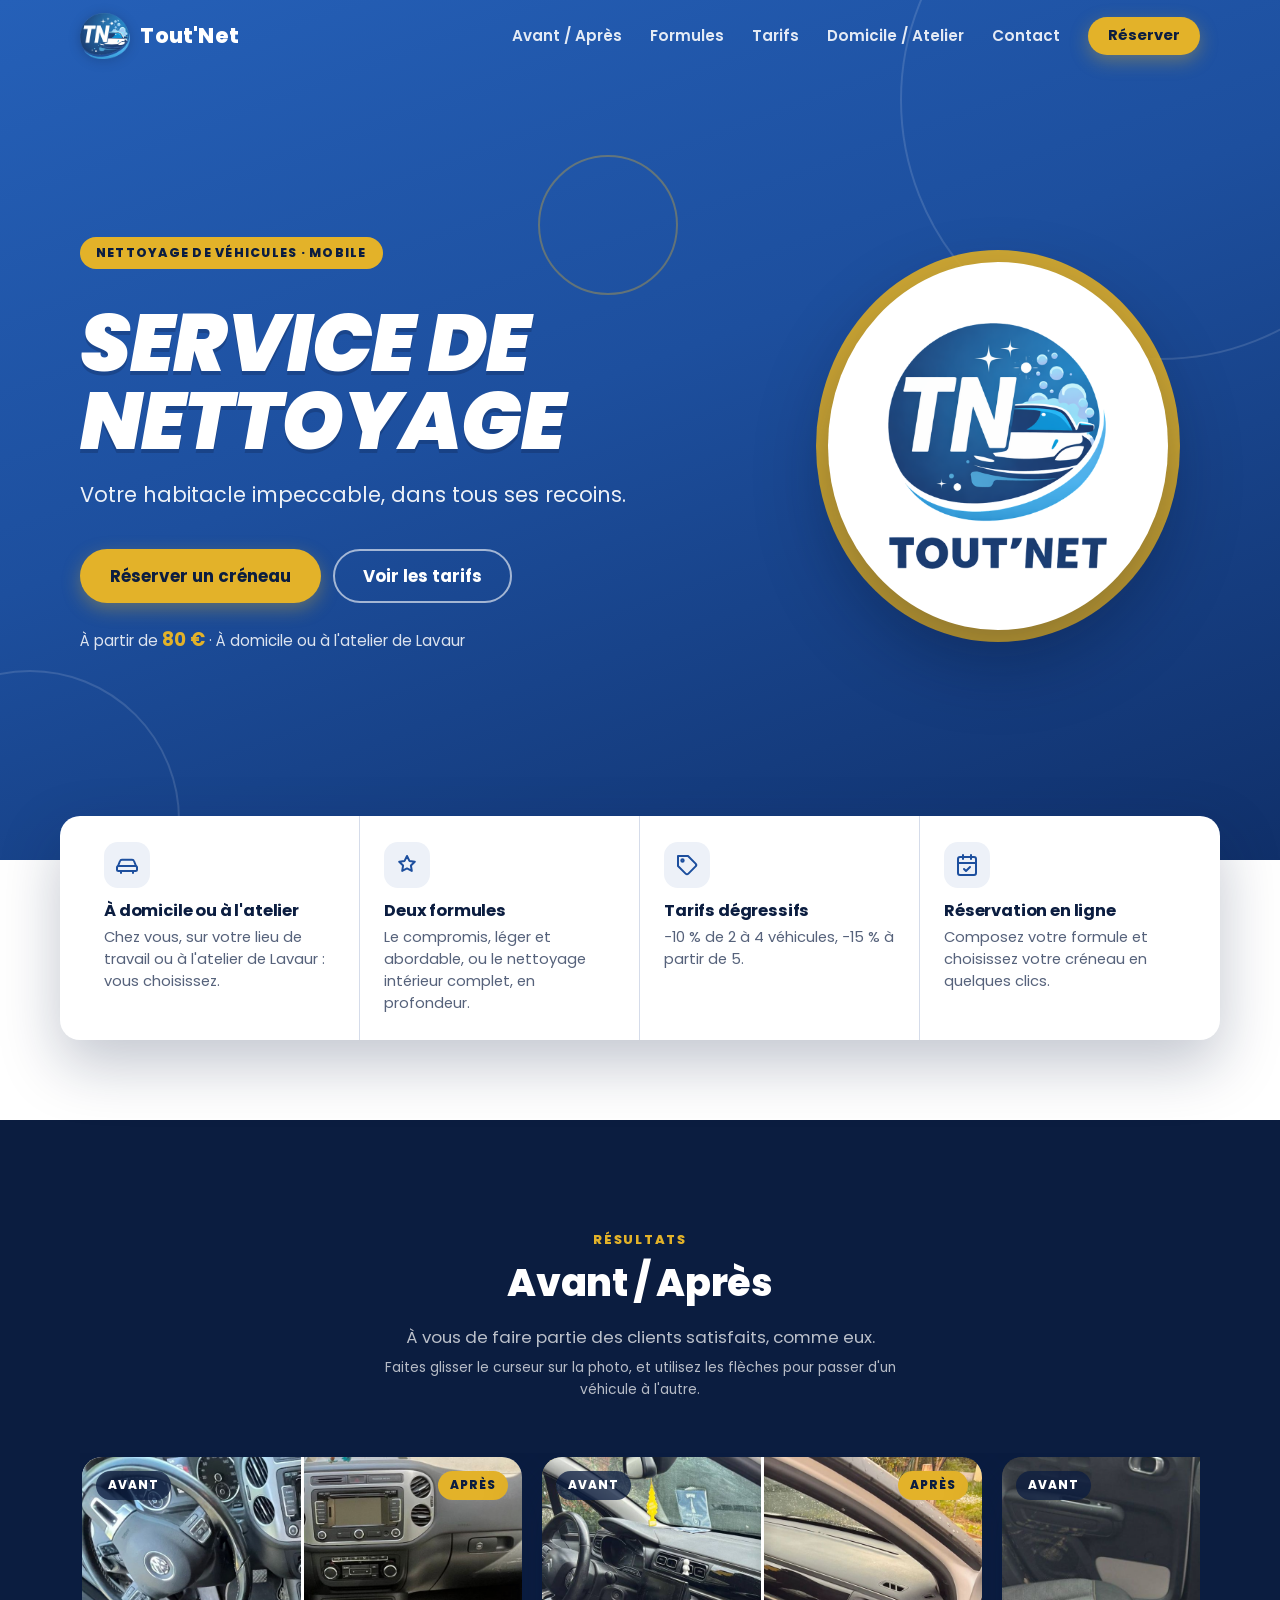
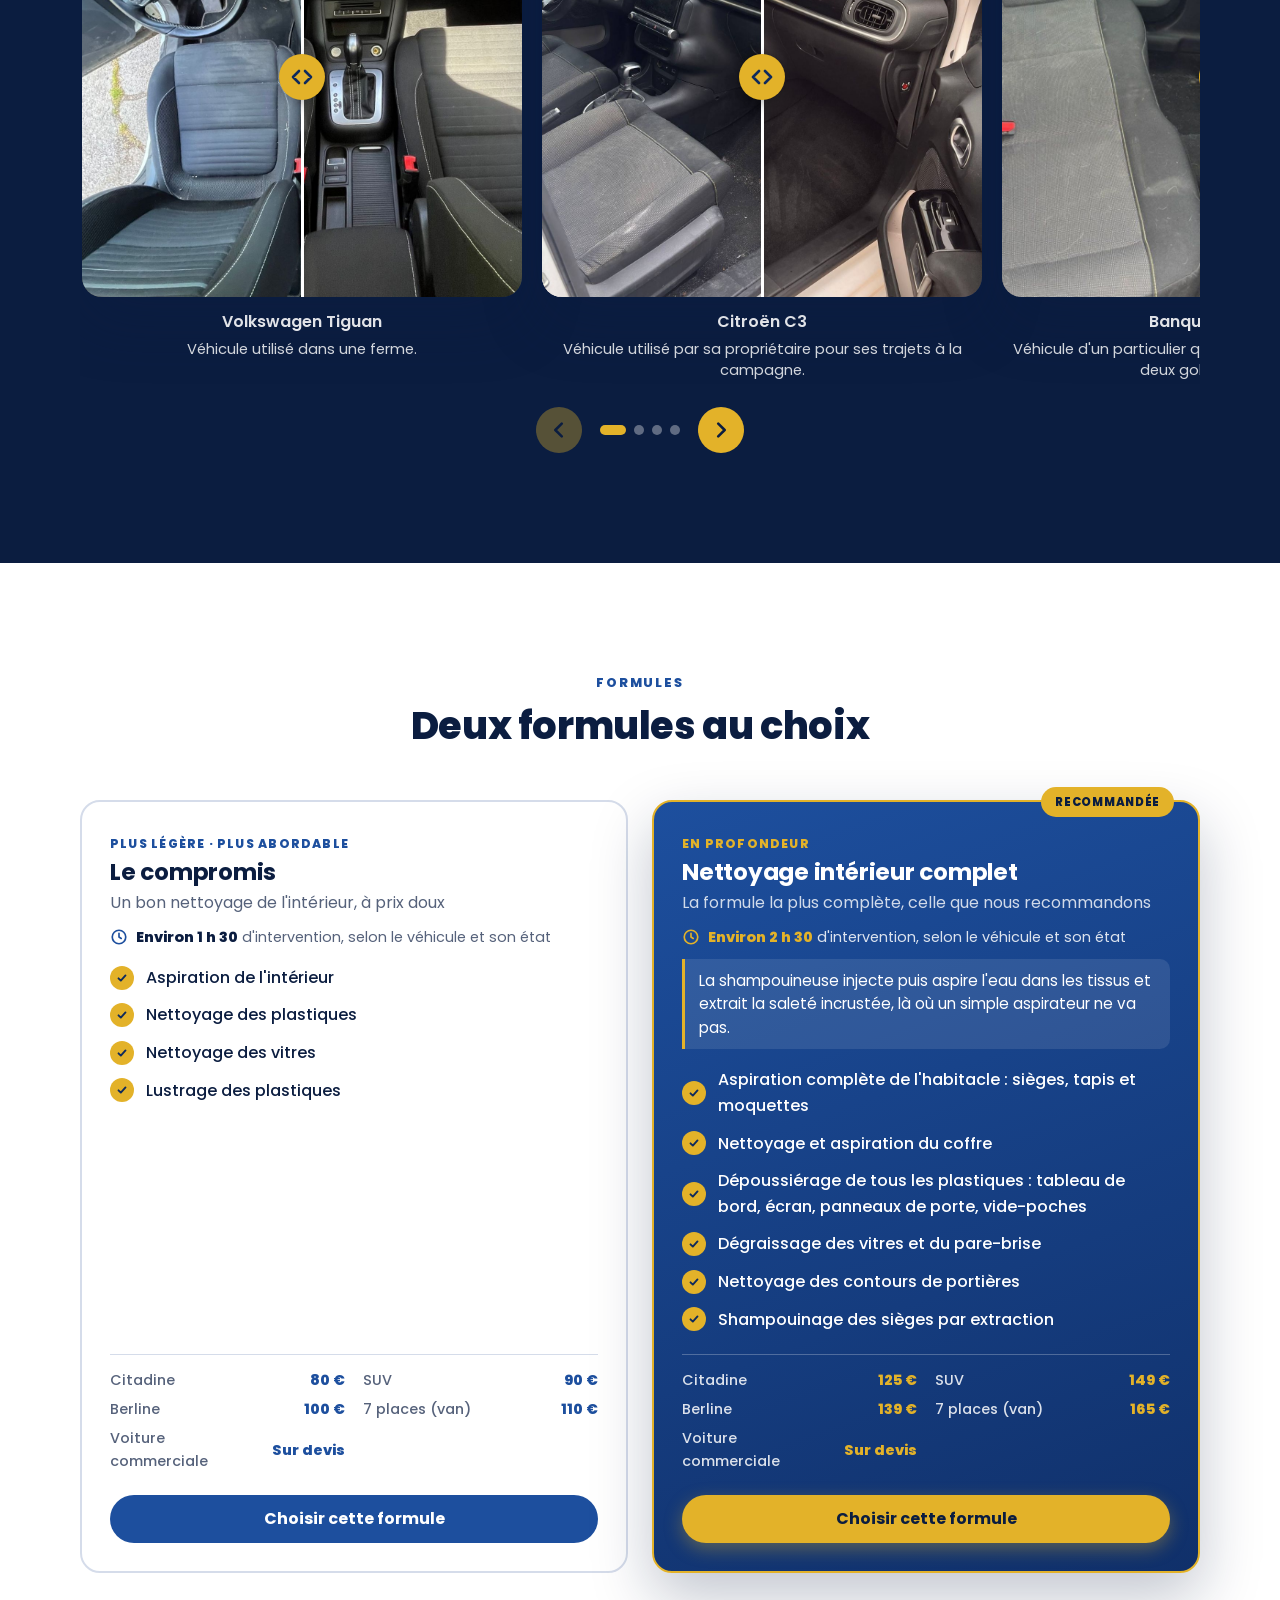
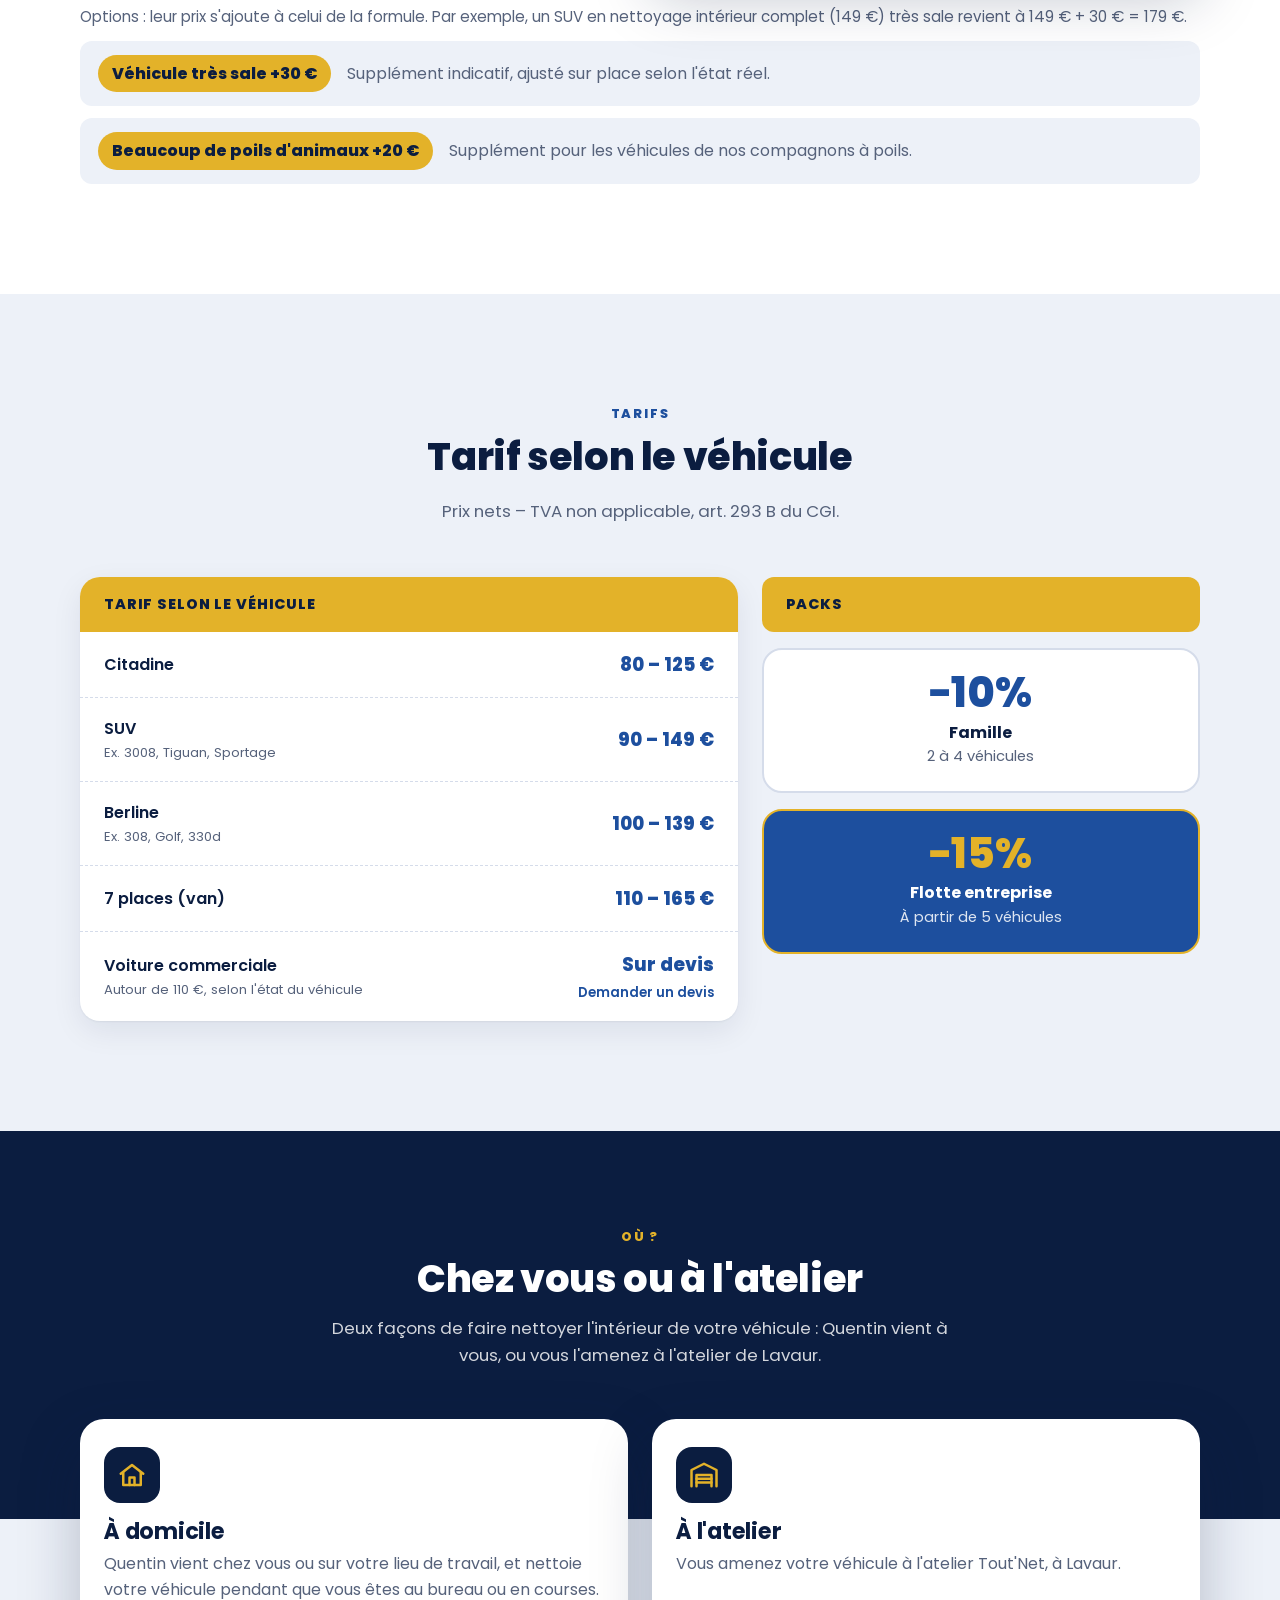
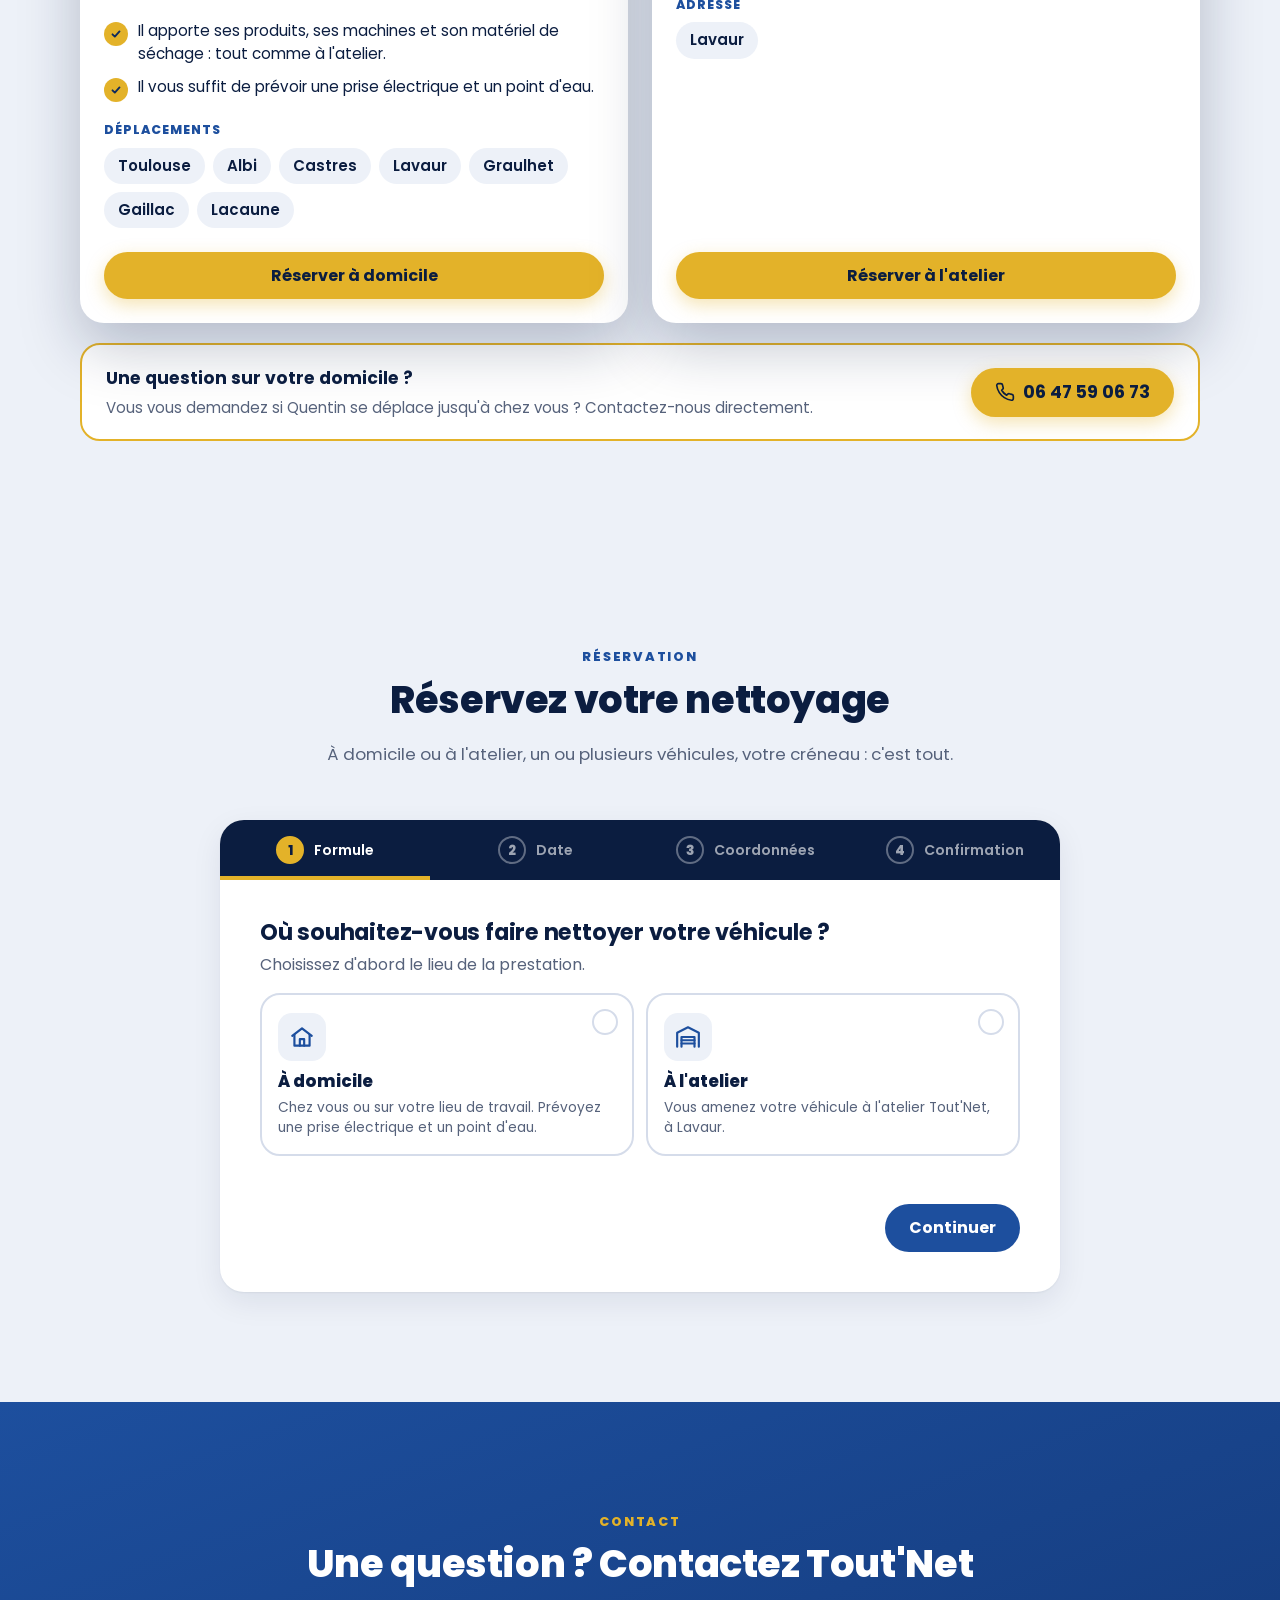
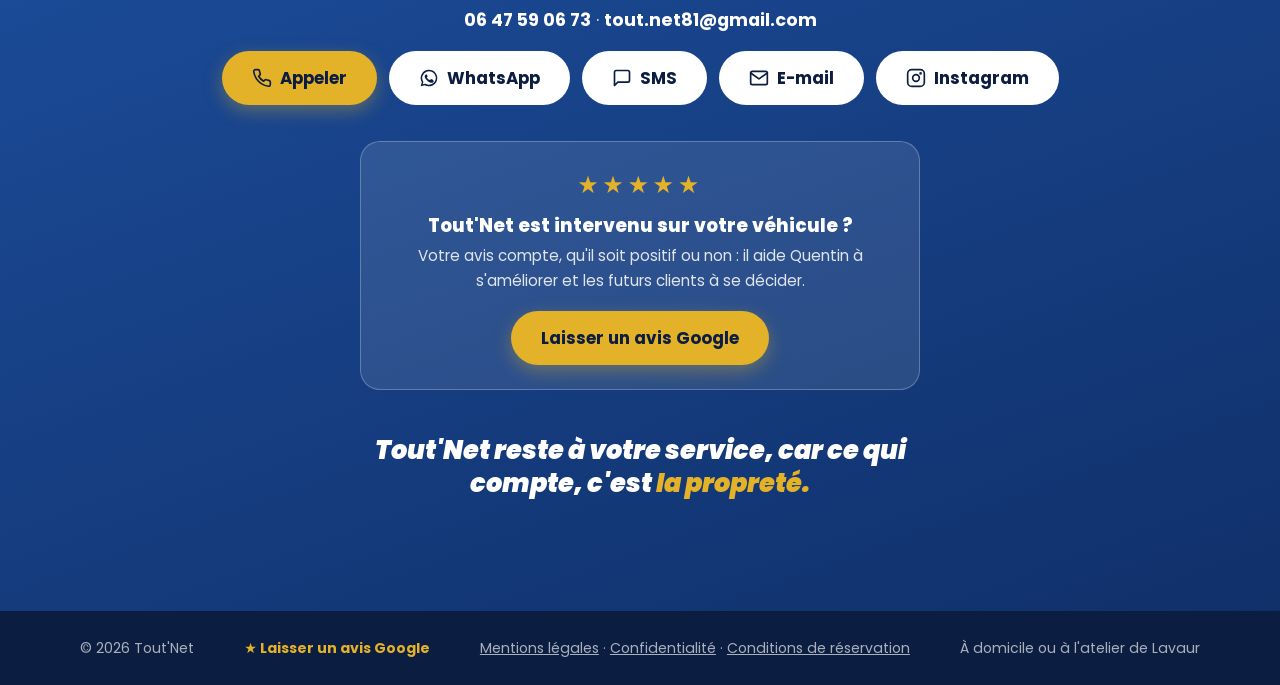
<file: index.html>
<!doctype html>
<html lang="fr">
<head>
  <meta charset="utf-8">
  <meta name="viewport" content="width=device-width, initial-scale=1, viewport-fit=cover">
  <title>Tout'Net — Nettoyage intérieur de voiture à domicile · Lavaur, Albi, Castres, Toulouse</title>
  <meta name="description" content="Tout'Net nettoie l'intérieur de votre voiture chez vous : deux formules, du compromis au nettoyage intérieur complet, à domicile ou à l'atelier de Lavaur. Toulouse, Albi, Castres, Gaillac, Lacaune. Dès 80 €, réservation en ligne.">
  <meta name="theme-color" content="#1d4f9e">
  <link rel="canonical" href="https://toutnet-nettoyage.fr/">

  <!-- Aperçu du lien partagé (Instagram, WhatsApp, SMS…) -->
  <meta property="og:type" content="website">
  <meta property="og:locale" content="fr_FR">
  <meta property="og:site_name" content="Tout'Net">
  <meta property="og:url" content="https://toutnet-nettoyage.fr/">
  <meta property="og:title" content="Tout'Net — Nettoyage intérieur de voiture à domicile">
  <meta property="og:description" content="Votre habitacle impeccable, dans tous ses recoins. Lavaur, Albi, Castres, Toulouse. Réservez votre créneau en ligne.">
  <meta property="og:image" content="https://toutnet-nettoyage.fr/assets/logo.png">

  <!-- Informations pour Google (entreprise locale) -->
  <script type="application/ld+json">
  {
    "@context": "https://schema.org",
    "@type": "AutoWash",
    "name": "Tout'Net",
    "description": "Nettoyage intérieur de véhicules à domicile ou à l'atelier de Lavaur : le compromis ou le nettoyage intérieur complet.",
    "url": "https://toutnet-nettoyage.fr/",
    "logo": "https://toutnet-nettoyage.fr/assets/logo.png",
    "image": "https://toutnet-nettoyage.fr/assets/logo.png",
    "telephone": "+33647590673",
    "email": "tout.net81@gmail.com",
    "priceRange": "80 € – 165 €",
    "address": { "@type": "PostalAddress", "addressLocality": "Lavaur", "postalCode": "81500", "addressRegion": "Occitanie", "addressCountry": "FR" },
    "areaServed": [
      { "@type": "City", "name": "Lavaur" }, { "@type": "City", "name": "Albi" }, { "@type": "City", "name": "Gaillac" }, { "@type": "City", "name": "Lacaune" },
      { "@type": "City", "name": "Castres" }, { "@type": "City", "name": "Graulhet" }, { "@type": "City", "name": "Toulouse" }
    ],
    "sameAs": ["https://www.instagram.com/tout.net81/"]
  }
  </script>

  <link rel="icon" href="assets/favicon.png" type="image/png">
  <link rel="apple-touch-icon" href="assets/apple-touch-icon.png">
  <link rel="stylesheet" href="css/fonts.css?v=20261126-9">
  <link rel="stylesheet" href="css/style.css?v=20261126-9">
</head>
<body>
  <a class="skip-link" href="#contenu">Aller au contenu</a>

  <!-- ============ EN-TÊTE ============ -->
  <header class="header" id="header">
    <div class="container header__inner">
      <a href="#accueil" class="brand" data-brand aria-label="Tout'Net — accueil"></a>
      <button class="nav-toggle" aria-expanded="false" aria-controls="nav" aria-label="Ouvrir le menu">
        <span></span><span></span><span></span>
      </button>
      <nav class="nav" id="nav" aria-label="Navigation principale">
        <a href="#avant-apres">Avant / Après</a>
        <a href="#formules">Formules</a>
        <a href="#tarifs">Tarifs</a>
        <a href="#lieux">Domicile / Atelier</a>
        <a href="#contact">Contact</a>
        <a href="#choix-lieu" class="btn btn--small btn--accent">Réserver</a>
      </nav>
    </div>
  </header>

  <main id="contenu">
    <!-- ============ ACCUEIL ============ -->
    <section class="hero" id="accueil">
      <div class="hero__deco" aria-hidden="true"><span></span><span></span><span></span></div>
      <div class="container hero__inner">
        <div class="hero__text">
          <p class="pill" data-badge></p>
          <h1 class="hero__title" data-accroche></h1>
          <p class="hero__lead" data-sous-accroche></p>
          <div class="hero__cta">
            <a href="#choix-lieu" class="btn btn--accent btn--large">Réserver un créneau</a>
            <a href="#tarifs" class="btn btn--ghost btn--large">Voir les tarifs</a>
          </div>
          <p class="hero__from" data-hero-prix></p>
        </div>
        <div class="hero__logo" data-hero-logo></div>
      </div>
    </section>

    <!-- ============ AVANTAGES ============ -->
    <section class="perks" aria-label="Nos avantages">
      <div class="container perks__grid" data-avantages></div>
    </section>

    <!-- ============ PRÉSENTATION (masquée si vide) ============ -->
    <section class="section" id="presentation" data-presentation hidden>
      <div class="container about">
        <div class="about__media" data-presentation-photo></div>
        <div class="about__text">
          <p class="eyebrow">Présentation</p>
          <h2 data-presentation-titre></h2>
          <p data-presentation-texte></p>
        </div>
      </div>
    </section>

    <!-- ============ AVANT / APRÈS ============ -->
    <section class="section section--dark" id="avant-apres">
      <div class="container">
        <div class="section__head">
          <p class="eyebrow">Résultats</p>
          <h2>Avant / Après</h2>
          <p class="section__sub">À vous de faire partie des clients satisfaits, comme eux.</p>
          <p class="gallery__aide">Faites glisser le curseur sur la photo, et utilisez les flèches pour passer d'un véhicule à l'autre.</p>
        </div>
        <div class="gallery" data-galerie></div>
        <div class="gallery-nav" data-galerie-nav hidden>
          <button type="button" class="gallery-nav__btn" data-galerie-prec aria-label="Véhicule précédent"><svg viewBox="0 0 24 24" fill="none" stroke="currentColor" stroke-width="2.8" stroke-linecap="round" stroke-linejoin="round" aria-hidden="true"><path d="M15 5l-7 7 7 7"/></svg></button>
          <div class="gallery-nav__points" data-galerie-points></div>
          <button type="button" class="gallery-nav__btn" data-galerie-suiv aria-label="Véhicule suivant"><svg viewBox="0 0 24 24" fill="none" stroke="currentColor" stroke-width="2.8" stroke-linecap="round" stroke-linejoin="round" aria-hidden="true"><path d="M9 5l7 7-7 7"/></svg></button>
        </div>
      </div>
    </section>

    <!-- ============ FORMULES ============ -->
    <section class="section" id="formules">
      <div class="container">
        <div class="section__head">
          <p class="eyebrow">Formules</p>
          <h2>Deux formules au choix</h2>
        </div>
        <div class="formulas" data-formules></div>
        <div class="extras" data-options></div>
      </div>
    </section>

    <!-- ============ TARIFS ============ -->
    <section class="section section--tint" id="tarifs">
      <div class="container">
        <div class="section__head">
          <p class="eyebrow">Tarifs</p>
          <h2>Tarif selon le véhicule</h2>
          <p class="section__sub">Prix nets – TVA non applicable, art. 293 B du CGI.</p>
        </div>
        <div class="pricing">
          <div class="price-table" data-tarifs></div>
          <div class="packs" data-packs></div>
        </div>
      </div>
    </section>

    <!-- ============ À DOMICILE OU À L'ATELIER ============ -->
    <section class="lieux-section" id="lieux">
      <div class="lieux-section__head">
        <div class="container">
          <p class="eyebrow eyebrow--light">Où ?</p>
          <h2 data-lieux-titre></h2>
          <p class="lieux-section__lead" data-lieux-intro></p>
        </div>
      </div>
      <div class="container lieux-section__body">
        <div class="lieux-cartes" data-lieux-cartes></div>
        <div class="lieux-question" data-lieux-note></div>
      </div>
    </section>

    <!-- ============ RÉSERVATION ============ -->
    <section class="section section--tint" id="reserver">
      <div class="container container--narrow">
        <div class="section__head">
          <p class="eyebrow">Réservation</p>
          <h2>Réservez votre nettoyage</h2>
          <p class="section__sub">À domicile ou à l'atelier, un ou plusieurs véhicules, votre créneau : c'est tout.</p>
        </div>

        <div class="booking" id="choix-lieu" data-booking>
          <ol class="steps" aria-label="Étapes de la réservation">
            <li class="steps__item"><span>1</span><em>Formule</em></li>
            <li class="steps__item"><span>2</span><em>Date</em></li>
            <li class="steps__item"><span>3</span><em>Coordonnées</em></li>
            <li class="steps__item"><span>4</span><em>Confirmation</em></li>
          </ol>

          <form class="booking__form" data-form novalidate autocomplete="on">
            <!-- Étape 1 : véhicules -->
            <div class="step" data-step="1">
              <div class="lieu" data-lieu>
                <h3 class="step__title">Où souhaitez-vous faire nettoyer votre véhicule ?</h3>
                <p class="step__hint">Choisissez d'abord le lieu de la prestation.</p>
                <div class="lieux" data-lieux role="radiogroup" aria-label="Lieu de la prestation"></div>
              </div>
              <div class="step1__suite" data-step1-suite hidden>
                <div class="vtabs" role="tablist" aria-label="Véhicules" data-vtabs></div>
                <div class="vpanel" data-vpanel></div>
                <div class="estimate" data-estimate aria-live="polite"></div>
              </div>
            </div>

            <!-- Étape 2 : adresse & créneau -->
            <div class="step" data-step="2" hidden>
              <div class="atelier-info" data-atelier-info hidden></div>
              <div data-adresse-client>
              <h3 class="step__title">Où intervient-on ?</h3>
              <p class="step__hint">Tout'Net se déplace à l'adresse de votre choix. Prévoyez une prise électrique et un point d'eau.</p>
              <div class="fields">
                <label class="field field--full">
                  <span>Adresse</span>
                  <input type="text" name="rue" autocomplete="street-address" placeholder="N° et nom de rue" required>
                </label>
                <label class="field">
                  <span>Code postal</span>
                  <input type="text" name="cp" autocomplete="postal-code" inputmode="numeric" maxlength="5" required>
                </label>
                <label class="field">
                  <span>Ville</span>
                  <input type="text" name="ville" autocomplete="address-level2" required>
                </label>
              </div>
              </div>

              <h3 class="step__title">Choix de la date &amp; de l'heure</h3>
              <div class="slots" data-slots></div>
            </div>

            <!-- Étape 3 : coordonnées -->
            <div class="step" data-step="3" hidden>
              <h3 class="step__title">Vos coordonnées</h3>
              <div class="fields">
                <label class="field">
                  <span>Prénom</span>
                  <input type="text" name="prenom" autocomplete="given-name" required>
                </label>
                <label class="field">
                  <span>Nom</span>
                  <input type="text" name="nom" autocomplete="family-name" required>
                </label>
                <label class="field">
                  <span>Téléphone</span>
                  <input type="tel" name="telephone" autocomplete="tel" inputmode="tel" required>
                </label>
                <label class="field">
                  <span>E-mail</span>
                  <input type="email" name="email" autocomplete="email" inputmode="email" required>
                </label>
                <label class="field field--full">
                  <span>Précisions <small>(facultatif)</small></span>
                  <textarea name="remarques" rows="3" placeholder="Accès, stationnement, remarques sur le véhicule…"></textarea>
                </label>
                <!-- Piège anti-robots : ne pas remplir -->
                <label class="hp" aria-hidden="true">Site web <input type="text" name="website" tabindex="-1" autocomplete="off"></label>
              </div>
              <div class="photos-resa" data-photos-resa hidden></div>
            </div>

            <!-- Étape 4 : confirmation -->
            <div class="step" data-step="4" hidden>
              <h3 class="step__title">Récapitulatif</h3>
              <div class="recap" data-recap></div>
              <div data-submit></div>
            </div>

            <p class="booking__error" data-error role="alert"></p>

            <div class="booking__nav" data-nav>
              <button type="button" class="btn btn--outline" data-prev hidden>Retour</button>
              <button type="button" class="btn btn--primary" data-next>Continuer</button>
            </div>
          </form>
        </div>
      </div>
    </section>

    <!-- ============ CONTACT ============ -->
    <section class="section section--blue" id="contact">
      <div class="container contact">
        <p class="eyebrow eyebrow--light">Contact</p>
        <h2>Une question ? Contactez Tout'Net</h2>
        <p class="contact__lines" data-contact-infos></p>
        <div class="contact__buttons" data-contact-buttons></div>
        <div class="avis" data-avis hidden></div>
        <p class="contact__slogan" data-slogan></p>
      </div>
    </section>
  </main>

  <!-- ============ PIED DE PAGE ============ -->
  <footer class="footer">
    <div class="container footer__inner">
      <span data-footer-nom></span>
      <a class="footer__avis" data-footer-avis target="_blank" rel="noopener" hidden>★ Laisser un avis Google</a>
      <span class="footer__links"><a href="mentions-legales.html#mentions">Mentions légales</a> · <a href="mentions-legales.html#confidentialite">Confidentialité</a> · <a href="mentions-legales.html#conditions">Conditions de réservation</a></span>
      <span data-footer-zone></span>
    </div>
  </footer>

  <!-- Page de confirmation (après « Valider ma demande ») -->
  <div class="confirmation" data-confirmation role="dialog" aria-modal="true" aria-labelledby="confirmation-titre" hidden>
    <div class="confirmation__inner">
      <img class="confirmation__logo" src="assets/logo.png" alt="Tout'Net" width="120" height="135">
      <div class="done" data-confirmation-body></div>
    </div>
  </div>

  <!-- Bouton d'action fixe (mobile) -->
  <a href="#choix-lieu" class="sticky-cta btn btn--accent" data-sticky-cta>Réserver un créneau</a>

  <script src="js/config.js?v=20261126-9"></script>
  <script src="js/main.js?v=20261126-9"></script>
  <script src="js/devis.js?v=20261126-9"></script>
  <script src="js/reservation.js?v=20261126-9"></script>
  <script src="js/lieux.js?v=20261126-9"></script>
</body>
</html>
</file>
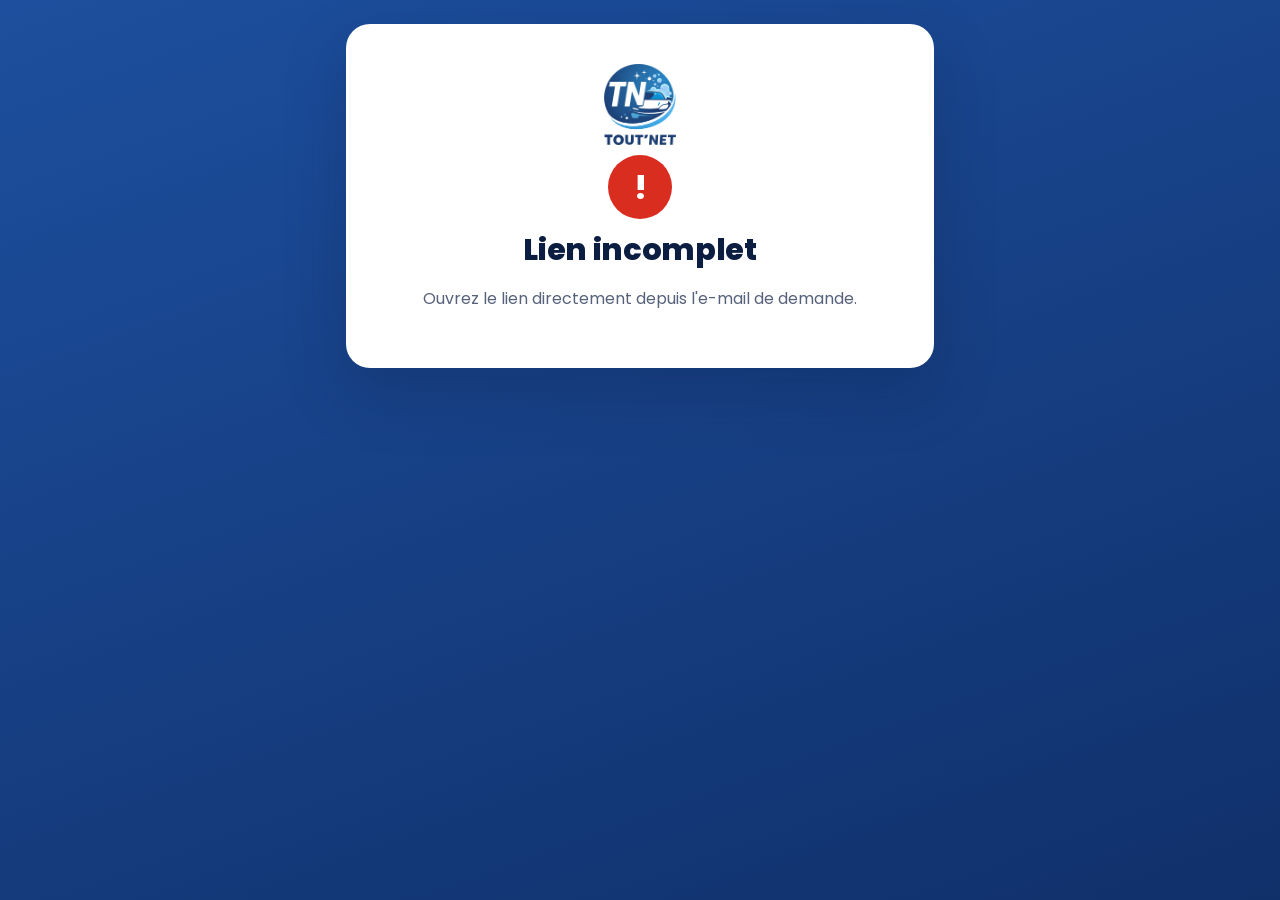
<file: decision.html>
<!doctype html>
<html lang="fr">
<head>
  <meta charset="utf-8">
  <meta name="viewport" content="width=device-width, initial-scale=1, viewport-fit=cover">
  <title>Demande de réservation — Tout'Net</title>
  <meta name="robots" content="noindex, nofollow">
  <meta name="referrer" content="no-referrer">
  <link rel="icon" href="assets/favicon.png" type="image/png">
  <link rel="stylesheet" href="css/fonts.css?v=20261126-9">
  <link rel="stylesheet" href="css/style.css?v=20261126-9">
  <style>
    body { background: linear-gradient(160deg, var(--c-blue) 0%, var(--c-blue-deep) 100%); min-height: 100vh; }
    .dec { max-width: 620px; margin: 0 auto; padding: calc(24px + env(safe-area-inset-top)) max(16px, env(safe-area-inset-right)) 40px max(16px, env(safe-area-inset-left)); }
    .dec__card { background: var(--c-white); border-radius: calc(var(--radius) + 4px); padding: clamp(22px, 6vw, 40px); box-shadow: var(--shadow-lg); }
    .dec__logo { width: 72px; height: auto; margin: 0 auto 10px; }
    .dec h1 { font-size: clamp(1.4rem, 5vw, 1.9rem); text-align: center; margin-bottom: 18px; }
    .dec__list { list-style: none; padding: 0; margin: 0 0 22px; border: 1px solid var(--c-line); border-radius: var(--radius-sm); }
    .dec__list li { display: grid; grid-template-columns: 110px 1fr; gap: 12px; padding: 11px 14px; border-bottom: 1px solid var(--c-line); }
    .dec__list li:last-child { border-bottom: 0; }
    .dec__list span { color: var(--c-muted); font-size: .9rem; }
    .dec__list strong { font-weight: 600; white-space: pre-line; overflow-wrap: anywhere; }
    .dec__list a { color: var(--c-blue); }
    .dec__actions { display: grid; gap: 10px; }
    .btn--green { background: var(--c-success); color: var(--c-white); }
    .btn--red { background: var(--c-error); color: var(--c-white); }
    .dec__msgbox { display: grid; gap: 6px; margin: 0 0 16px; }
    .dec__msglabel { font-weight: 700; font-size: .95rem; }
    .dec__msgbox textarea { font: inherit; font-size: 16px; padding: 12px 14px; border: 2px solid var(--c-line); border-radius: var(--radius-sm); resize: vertical; width: 100%; }
    .dec__msgbox textarea:focus { outline: none; border-color: var(--c-blue); }
    .dec__hint { color: var(--c-muted); font-size: .82rem; }
    .dec__note { color: var(--c-muted); font-size: .88rem; text-align: center; margin: 12px 0 0; }
    .dec__msg { text-align: center; }
    .dec__msg p { color: var(--c-muted); }
    .dec__icon { width: 64px; height: 64px; border-radius: 50%; display: grid; place-items: center; margin: 0 auto 14px; color: var(--c-white); font-size: 2rem; font-weight: 800; }
    @media (max-width: 480px) { .dec__list li { grid-template-columns: 1fr; gap: 2px; } }
  </style>
</head>
<body>
  <main class="dec">
    <div class="dec__card">
      <img class="dec__logo" src="assets/logo.png" alt="Tout'Net" width="72" height="81">
      <div id="contenu" aria-live="polite"><p class="dec__note"><span class="spinner" aria-hidden="true"></span>Chargement de la demande…</p></div>
    </div>
  </main>

  <script src="js/config.js?v=20261126-9"></script>
  <script>
  (function () {
    "use strict";
    var API = ((window.SITE_CONFIG || {}).reservation || {}).apiUrl || "";
    var q = new URLSearchParams(location.search);
    var ref = q.get("ref") || "", jeton = q.get("jeton") || "", choix = q.get("choix") === "refuser" ? "refuser" : "accepter";
    var box = document.getElementById("contenu");

    function el(tag, attrs, kids) {
      var n = document.createElement(tag);
      Object.keys(attrs || {}).forEach(function (k) { if (k === "text") n.textContent = attrs[k]; else n.setAttribute(k, attrs[k]); });
      (kids || []).forEach(function (c) { if (c) n.appendChild(typeof c === "string" ? document.createTextNode(c) : c); });
      return n;
    }
    function api(params) {
      var qs = Object.keys(params).map(function (k) { return k + "=" + encodeURIComponent(params[k]); }).join("&");
      // credentials "omit" : aucun cookie Google n'est envoyé, quel que soit le compte connecté
      return fetch(API + "?" + qs, { credentials: "omit", redirect: "follow" }).then(function (r) { return r.json(); });
    }
    function apiPost(data) {
      return fetch(API, { method: "POST", credentials: "omit", redirect: "follow", headers: { "Content-Type": "text/plain;charset=utf-8" }, body: JSON.stringify(data) })
        .then(function (r) { return r.json(); });
    }
    function message(icone, couleur, titre, texte) {
      box.textContent = "";
      box.appendChild(el("div", { class: "dec__msg" }, [
        el("div", { class: "dec__icon", style: "background:" + couleur, text: icone }),
        el("h1", { text: titre }),
        texte ? el("p", { text: texte }) : null,
      ]));
    }
    function ligne(label, valeur, lien) {
      if (!valeur) return null;
      return el("li", null, [el("span", { text: label }), lien ? el("strong", null, [el("a", { href: lien, text: valeur })]) : el("strong", { text: valeur })]);
    }

    if (!API || !ref || !jeton) { message("!", "var(--c-error)", "Lien incomplet", "Ouvrez le lien directement depuis l'e-mail de demande."); return; }

    api({ action: "demande", ref: ref, jeton: jeton }).then(function (res) {
      if (!res.ok) { message("!", "var(--c-error)", "Lien invalide", res.message || ""); return; }
      var d = res.demande;
      box.textContent = "";
      if (d.statut !== "En attente") {
        box.appendChild(el("h1", { text: "Demande déjà traitée" }));
        box.appendChild(el("p", { class: "dec__note", text: "Statut actuel : " + d.statut + "." }));
      } else {
        box.appendChild(el("h1", { text: choix === "accepter" ? "Accepter ce rendez-vous ?" : "Refuser ce rendez-vous ?" }));
      }
      box.appendChild(el("ul", { class: "dec__list" }, [
        ligne("Date", d.date + " à " + d.heure + (d.fin ? " (fin estimée " + d.fin + ")" : "")),
        ligne("Client", d.client),
        ligne("Téléphone", d.telephone, "tel:" + String(d.telephone).replace(/\s/g, "")),
        ligne("Adresse", d.adresse, "https://www.google.com/maps/search/?api=1&query=" + encodeURIComponent(d.adresse)),
        ligne("Véhicules", d.vehicules),
        ligne("Estimation", d.estimation),
        ligne("Précisions", d.remarques),
        ligne("Référence", d.reference),
      ]));
      if (d.statut !== "En attente") return;
      // Message personnel ajouté à l'e-mail envoyé au client
      var prenom = String(d.client || "").split(" ")[0];
      var zone = el("label", { class: "dec__msgbox" }, [
        el("span", { class: "dec__msglabel", text: choix === "refuser" ? "Message pour " + prenom + " (proposez un autre moment)" : "Message pour " + prenom + " (facultatif)" }),
        el("textarea", { id: "message", rows: choix === "refuser" ? "6" : "3", maxlength: "2000",
          placeholder: choix === "refuser"
            ? "Ex. : Bonjour " + prenom + ", je ne suis malheureusement pas disponible le " + d.date + " à " + d.heure + ". Je peux vous proposer samedi prochain à 10 h ou dimanche à 14 h. Dites-moi ce qui vous arrange !"
            : "Ex. : Merci pour votre confiance, j'arriverai vers " + d.heure + ". Pensez à laisser l'accès au véhicule." }),
        el("span", { class: "dec__hint", text: "Ce texte est ajouté à l'e-mail envoyé au client. Laissez vide pour envoyer l'e-mail standard." }),
      ]);
      box.appendChild(zone);
      var btn = el("button", { type: "button", class: "btn btn--large btn--block " + (choix === "accepter" ? "btn--green" : "btn--red") },
        [choix === "accepter" ? "✅ Confirmer l'acceptation" : "❌ Confirmer le refus"]);
      var autre = el("a", { class: "btn btn--outline btn--block", href: "?ref=" + encodeURIComponent(ref) + "&jeton=" + encodeURIComponent(jeton) + "&choix=" + (choix === "accepter" ? "refuser" : "accepter") },
        [choix === "accepter" ? "Plutôt refuser" : "Plutôt accepter"]);
      box.appendChild(el("div", { class: "dec__actions" }, [btn, autre]));
      box.appendChild(el("p", { class: "dec__note", text: choix === "accepter"
        ? "Le client recevra un e-mail de confirmation et le rendez-vous passera au vert dans l'agenda."
        : "Le créneau sera libéré et le client prévenu par e-mail." }));
      btn.addEventListener("click", function () {
        btn.disabled = true; btn.textContent = "Envoi…";
        var mot = (document.getElementById("message") || {}).value || "";
        apiPost({ action: "decider", ref: ref, jeton: jeton, choix: choix, message: mot.trim() }).then(function (r) {
          if (r.ok && choix === "accepter") message("✓", "var(--c-success)", "Rendez-vous confirmé", "Le client a été prévenu par e-mail. Le rendez-vous apparaît en vert dans l'agenda.");
          else if (r.ok) message("✓", "var(--c-muted)", "Demande refusée", "Le créneau est libéré et le client a été prévenu par e-mail.");
          else message("!", "var(--c-error)", "Action impossible", r.message || "");
        }).catch(function () { btn.disabled = false; btn.textContent = "Réessayer"; });
      });
    }).catch(function () {
      message("!", "var(--c-error)", "Connexion impossible", "Vérifiez la connexion internet puis rechargez la page.");
    });
  })();
  </script>
</body>
</html>
</file>
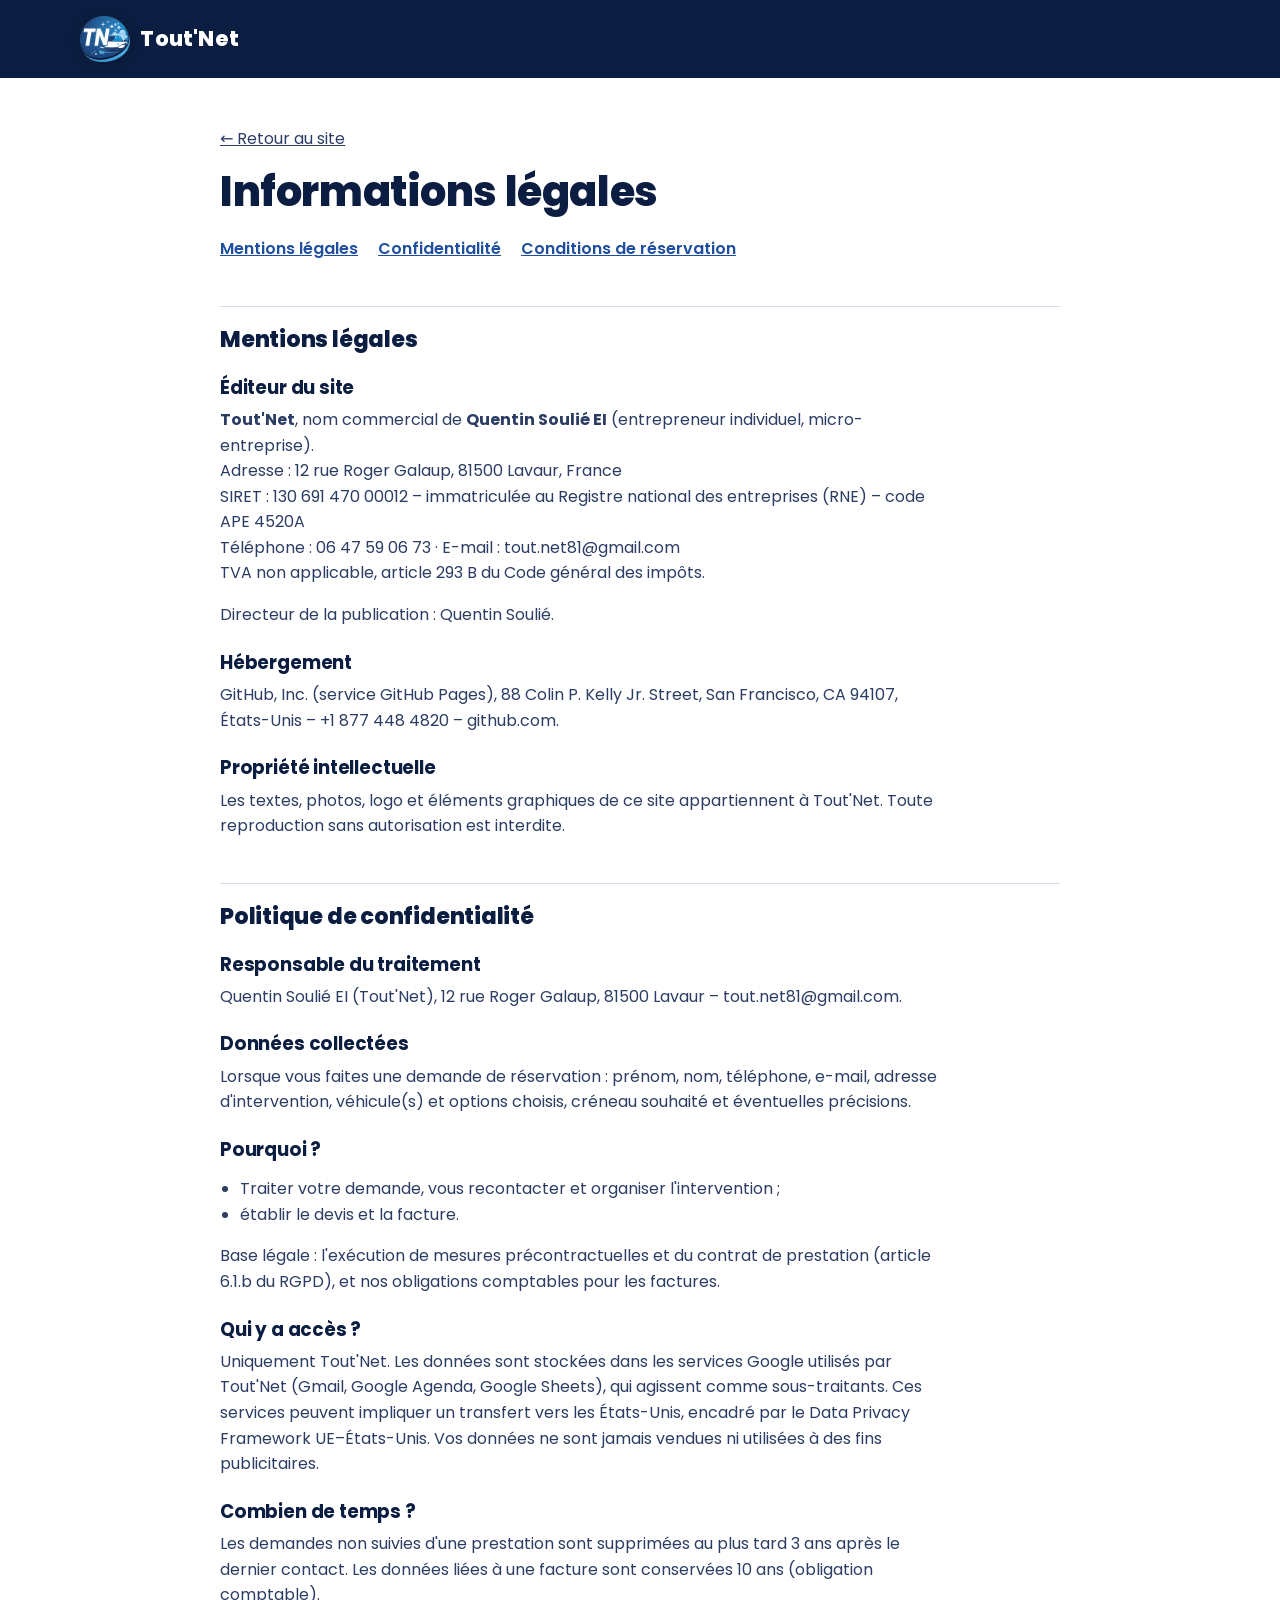
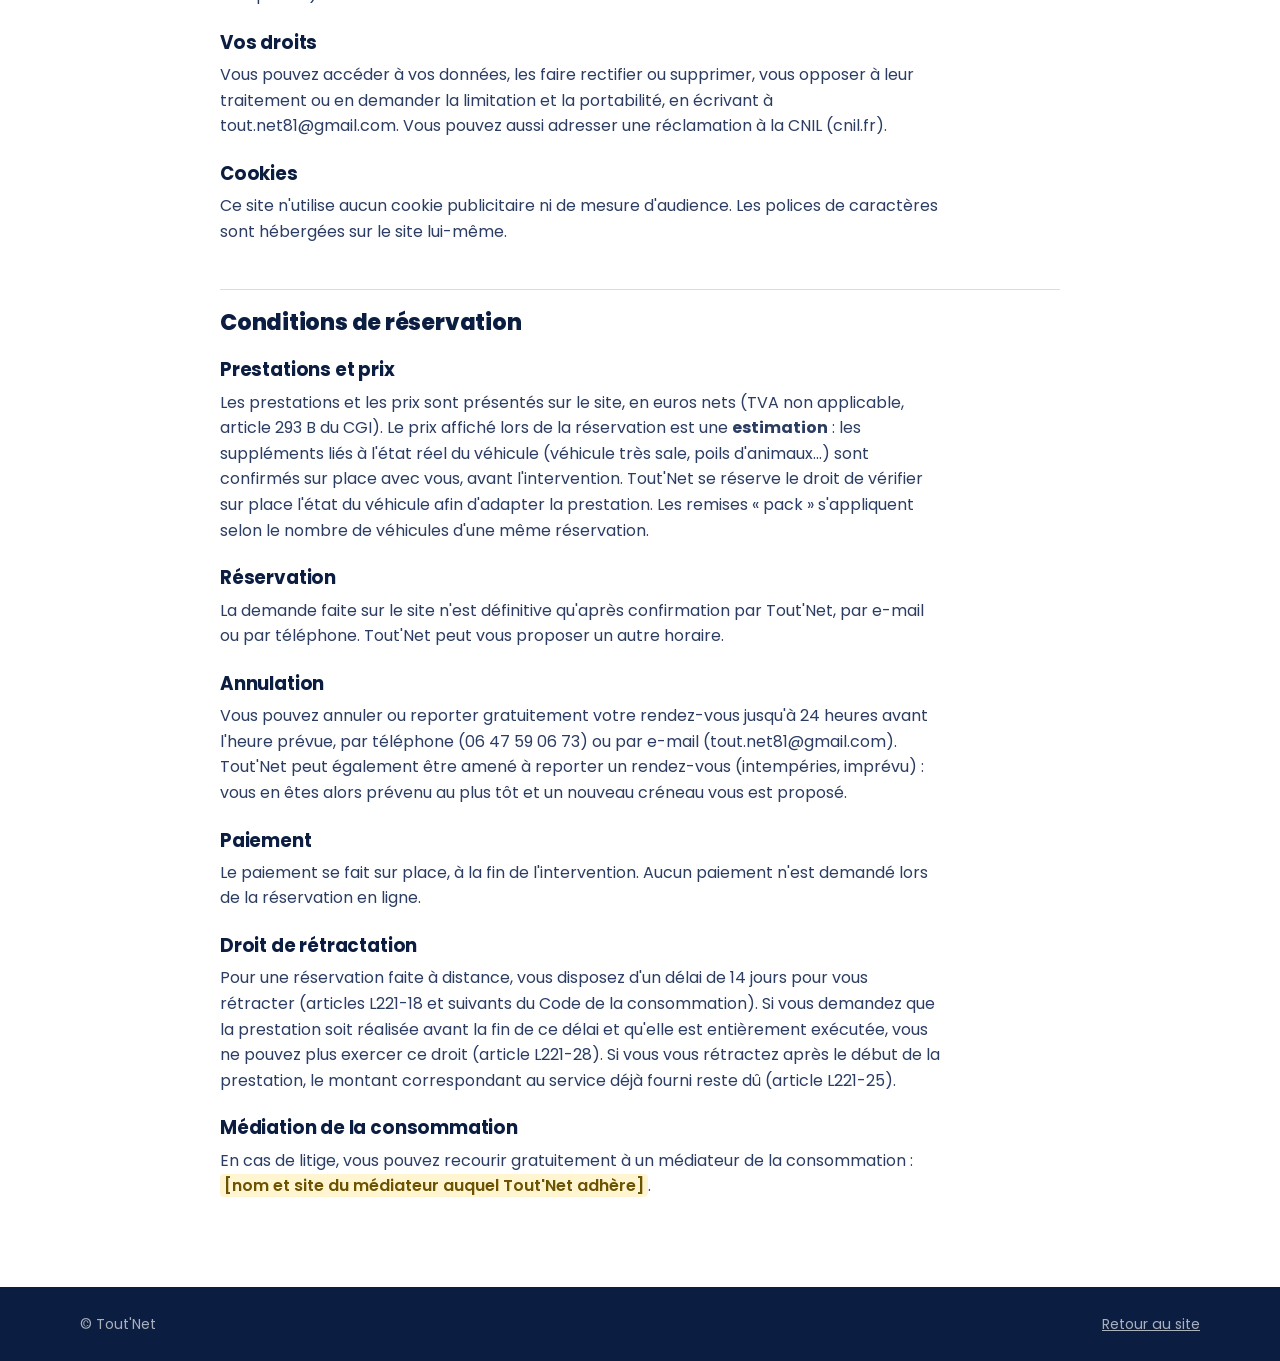
<file: mentions-legales.html>
<!doctype html>
<html lang="fr">
<head>
  <meta charset="utf-8">
  <meta name="viewport" content="width=device-width, initial-scale=1, viewport-fit=cover">
  <title>Mentions légales — Tout'Net</title>
  <meta name="robots" content="noindex">
  <link rel="icon" href="assets/favicon.png" type="image/png">
  <link rel="stylesheet" href="css/fonts.css?v=20261126-9">
  <link rel="stylesheet" href="css/style.css?v=20261126-9">
  <style>
    .legal-top { background: var(--c-navy); padding: 16px 0; }
    .legal-top .brand { color: var(--c-white); }
    .legal { padding: 48px 0 72px; }
    .legal h1 { font-size: clamp(1.8rem, 5vw, 2.6rem); }
    .legal h2 { font-size: 1.4rem; margin-top: 44px; padding-top: 20px; border-top: 1px solid var(--c-line); }
    .legal h3 { margin-top: 24px; }
    .legal p, .legal li { color: #2b3d63; max-width: 72ch; }
    .legal ul { padding-left: 20px; }
    .todo { background: #fff6d1; color: #6b5300; border-radius: 4px; padding: 0 4px; font-weight: 600; }
    .legal nav a { margin-right: 16px; font-weight: 600; color: var(--c-blue); }
  </style>
</head>
<body>
  <header class="legal-top">
    <div class="container"><a class="brand" href="index.html"><img src="assets/logo-embleme.png" alt="" width="52" height="46"> Tout'Net</a></div>
  </header>

  <main class="legal">
    <div class="container container--narrow">
      <p><a href="index.html">← Retour au site</a></p>
      <h1>Informations légales</h1>
      <nav aria-label="Sommaire">
        <a href="#mentions">Mentions légales</a>
        <a href="#confidentialite">Confidentialité</a>
        <a href="#conditions">Conditions de réservation</a>
      </nav>

      <!-- ============ MENTIONS LÉGALES ============ -->
      <h2 id="mentions">Mentions légales</h2>
      <h3>Éditeur du site</h3>
      <p>
        <strong>Tout'Net</strong>, nom commercial de <strong>Quentin Soulié EI</strong> (entrepreneur individuel, micro-entreprise).<br>
        Adresse : 12 rue Roger Galaup, 81500 Lavaur, France<br>
        SIRET : 130 691 470 00012 – immatriculée au Registre national des entreprises (RNE) – code APE 4520A<br>
        Téléphone : 06 47 59 06 73 · E-mail : tout.net81@gmail.com<br>
        TVA non applicable, article 293 B du Code général des impôts.
      </p>
      <p>Directeur de la publication : Quentin Soulié.</p>

      <h3>Hébergement</h3>
      <p>GitHub, Inc. (service GitHub Pages), 88 Colin P. Kelly Jr. Street, San Francisco, CA 94107, États-Unis – +1 877 448 4820 – github.com.</p>

      <h3>Propriété intellectuelle</h3>
      <p>Les textes, photos, logo et éléments graphiques de ce site appartiennent à Tout'Net. Toute reproduction sans autorisation est interdite.</p>

      <!-- ============ CONFIDENTIALITÉ ============ -->
      <h2 id="confidentialite">Politique de confidentialité</h2>
      <h3>Responsable du traitement</h3>
      <p>Quentin Soulié EI (Tout'Net), 12 rue Roger Galaup, 81500 Lavaur – tout.net81@gmail.com.</p>

      <h3>Données collectées</h3>
      <p>Lorsque vous faites une demande de réservation : prénom, nom, téléphone, e-mail, adresse d'intervention, véhicule(s) et options choisis, créneau souhaité et éventuelles précisions.</p>

      <h3>Pourquoi ?</h3>
      <ul>
        <li>Traiter votre demande, vous recontacter et organiser l'intervention ;</li>
        <li>établir le devis et la facture.</li>
      </ul>
      <p>Base légale : l'exécution de mesures précontractuelles et du contrat de prestation (article 6.1.b du RGPD), et nos obligations comptables pour les factures.</p>

      <h3>Qui y a accès ?</h3>
      <p>Uniquement Tout'Net. Les données sont stockées dans les services Google utilisés par Tout'Net (Gmail, Google Agenda, Google Sheets), qui agissent comme sous-traitants. Ces services peuvent impliquer un transfert vers les États-Unis, encadré par le Data Privacy Framework UE–États-Unis. Vos données ne sont jamais vendues ni utilisées à des fins publicitaires.</p>

      <h3>Combien de temps ?</h3>
      <p>Les demandes non suivies d'une prestation sont supprimées au plus tard 3 ans après le dernier contact. Les données liées à une facture sont conservées 10 ans (obligation comptable).</p>

      <h3>Vos droits</h3>
      <p>Vous pouvez accéder à vos données, les faire rectifier ou supprimer, vous opposer à leur traitement ou en demander la limitation et la portabilité, en écrivant à tout.net81@gmail.com. Vous pouvez aussi adresser une réclamation à la CNIL (cnil.fr).</p>

      <h3>Cookies</h3>
      <p>Ce site n'utilise aucun cookie publicitaire ni de mesure d'audience. Les polices de caractères sont hébergées sur le site lui-même.</p>

      <!-- ============ CONDITIONS ============ -->
      <h2 id="conditions">Conditions de réservation</h2>
      <h3>Prestations et prix</h3>
      <p>Les prestations et les prix sont présentés sur le site, en euros nets (TVA non applicable, article 293 B du CGI). Le prix affiché lors de la réservation est une <strong>estimation</strong> : les suppléments liés à l'état réel du véhicule (véhicule très sale, poils d'animaux…) sont confirmés sur place avec vous, avant l'intervention. Tout'Net se réserve le droit de vérifier sur place l'état du véhicule afin d'adapter la prestation. Les remises « pack » s'appliquent selon le nombre de véhicules d'une même réservation.</p>

      <h3>Réservation</h3>
      <p>La demande faite sur le site n'est définitive qu'après confirmation par Tout'Net, par e-mail ou par téléphone. Tout'Net peut vous proposer un autre horaire.</p>

      <h3>Annulation</h3>
      <p>Vous pouvez annuler ou reporter gratuitement votre rendez-vous jusqu'à 24 heures avant l'heure prévue, par téléphone (06 47 59 06 73) ou par e-mail (tout.net81@gmail.com). Tout'Net peut également être amené à reporter un rendez-vous (intempéries, imprévu) : vous en êtes alors prévenu au plus tôt et un nouveau créneau vous est proposé.</p>

      <h3>Paiement</h3>
      <p>Le paiement se fait sur place, à la fin de l'intervention. Aucun paiement n'est demandé lors de la réservation en ligne.</p>

      <h3>Droit de rétractation</h3>
      <p>Pour une réservation faite à distance, vous disposez d'un délai de 14 jours pour vous rétracter (articles L221-18 et suivants du Code de la consommation). Si vous demandez que la prestation soit réalisée avant la fin de ce délai et qu'elle est entièrement exécutée, vous ne pouvez plus exercer ce droit (article L221-28). Si vous vous rétractez après le début de la prestation, le montant correspondant au service déjà fourni reste dû (article L221-25).</p>

      <h3>Médiation de la consommation</h3>
      <p>En cas de litige, vous pouvez recourir gratuitement à un médiateur de la consommation : <span class="todo">[nom et site du médiateur auquel Tout'Net adhère]</span>.</p>
    </div>
  </main>

  <footer class="footer">
    <div class="container footer__inner"><span>© Tout'Net</span><a href="index.html" style="color:inherit">Retour au site</a></div>
  </footer>
</body>
</html>
</file>
<file: css/fonts.css>
/* Police Poppins hébergée sur le site (pas d'appel à Google Fonts). Licence : SIL Open Font License. */
@font-face {
  font-family: 'Poppins';
  font-style: italic;
  font-weight: 800;
  font-display: swap;
  src: url(../assets/fonts/poppins-800-italic.woff2) format('woff2');
  unicode-range: U+0000-00FF, U+0131, U+0152-0153, U+02BB-02BC, U+02C6, U+02DA, U+02DC, U+0304, U+0308, U+0329, U+2000-206F, U+20AC, U+2122, U+2191, U+2193, U+2212, U+2215, U+FEFF, U+FFFD;
}
@font-face {
  font-family: 'Poppins';
  font-style: italic;
  font-weight: 900;
  font-display: swap;
  src: url(../assets/fonts/poppins-900-italic.woff2) format('woff2');
  unicode-range: U+0000-00FF, U+0131, U+0152-0153, U+02BB-02BC, U+02C6, U+02DA, U+02DC, U+0304, U+0308, U+0329, U+2000-206F, U+20AC, U+2122, U+2191, U+2193, U+2212, U+2215, U+FEFF, U+FFFD;
}
@font-face {
  font-family: 'Poppins';
  font-style: normal;
  font-weight: 400;
  font-display: swap;
  src: url(../assets/fonts/poppins-400.woff2) format('woff2');
  unicode-range: U+0000-00FF, U+0131, U+0152-0153, U+02BB-02BC, U+02C6, U+02DA, U+02DC, U+0304, U+0308, U+0329, U+2000-206F, U+20AC, U+2122, U+2191, U+2193, U+2212, U+2215, U+FEFF, U+FFFD;
}
@font-face {
  font-family: 'Poppins';
  font-style: normal;
  font-weight: 500;
  font-display: swap;
  src: url(../assets/fonts/poppins-500.woff2) format('woff2');
  unicode-range: U+0000-00FF, U+0131, U+0152-0153, U+02BB-02BC, U+02C6, U+02DA, U+02DC, U+0304, U+0308, U+0329, U+2000-206F, U+20AC, U+2122, U+2191, U+2193, U+2212, U+2215, U+FEFF, U+FFFD;
}
@font-face {
  font-family: 'Poppins';
  font-style: normal;
  font-weight: 600;
  font-display: swap;
  src: url(../assets/fonts/poppins-600.woff2) format('woff2');
  unicode-range: U+0000-00FF, U+0131, U+0152-0153, U+02BB-02BC, U+02C6, U+02DA, U+02DC, U+0304, U+0308, U+0329, U+2000-206F, U+20AC, U+2122, U+2191, U+2193, U+2212, U+2215, U+FEFF, U+FFFD;
}
@font-face {
  font-family: 'Poppins';
  font-style: normal;
  font-weight: 700;
  font-display: swap;
  src: url(../assets/fonts/poppins-700.woff2) format('woff2');
  unicode-range: U+0000-00FF, U+0131, U+0152-0153, U+02BB-02BC, U+02C6, U+02DA, U+02DC, U+0304, U+0308, U+0329, U+2000-206F, U+20AC, U+2122, U+2191, U+2193, U+2212, U+2215, U+FEFF, U+FFFD;
}
@font-face {
  font-family: 'Poppins';
  font-style: normal;
  font-weight: 800;
  font-display: swap;
  src: url(../assets/fonts/poppins-800.woff2) format('woff2');
  unicode-range: U+0000-00FF, U+0131, U+0152-0153, U+02BB-02BC, U+02C6, U+02DA, U+02DC, U+0304, U+0308, U+0329, U+2000-206F, U+20AC, U+2122, U+2191, U+2193, U+2212, U+2215, U+FEFF, U+FFFD;
}
</file>
<file: css/style.css>
/* =====================================================================
   TOUT'NET — STYLES
   Identité : bleu (logo / flyer) + jaune d'accent, police Poppins.
   Toutes les couleurs sont regroupées dans les variables ci-dessous.
   ===================================================================== */
:root {
  --c-blue: #1d4f9e;        /* bleu principal, ton « nuit » */
  --c-blue-hover: #173f80;
  --c-blue-deep: #10306a;
  --c-navy: #0b1d40;        /* bleu nuit (texte du logo) */
  --c-navy-2: #12295a;
  --c-sky: #5c9bd1;         /* bleu clair (vague du logo) */
  --c-yellow: #e3b229;      /* jaune d'accent, saturé et mat */
  --c-yellow-hover: #d1a01c;
  --c-tint: #edf1f8;        /* fond bleuté clair */
  --c-text: #0b1d40;
  --c-muted: #56627b;
  --c-line: #d5dcea;
  --c-white: #ffffff;
  --c-error: #d92d20;
  --c-success: #12a150;

  --font: "Poppins", system-ui, -apple-system, "Segoe UI", Roboto, Arial, sans-serif;
  --radius: 20px;
  --radius-sm: 12px;
  --shadow: 0 1px 2px rgba(11, 29, 64, .06), 0 10px 30px rgba(11, 29, 64, .08);
  --shadow-lg: 0 24px 60px rgba(11, 29, 64, .25);
  --header-h: 72px;
  --gutter: 20px;
}

*, *::before, *::after { box-sizing: border-box; }
[hidden] { display: none !important; }
html { scroll-behavior: smooth; scroll-padding-top: calc(var(--header-h) + 8px); -webkit-text-size-adjust: 100%; }
body {
  margin: 0; font-family: var(--font); font-size: 16px; line-height: 1.6;
  color: var(--c-text); background: var(--c-white);
  -webkit-font-smoothing: antialiased; overflow-x: hidden;
}
img { max-width: 100%; display: block; }
h1, h2, h3 { line-height: 1.15; margin: 0 0 .5em; letter-spacing: -.01em; font-weight: 800; }
h2 { font-size: clamp(1.7rem, 4vw, 2.4rem); }
h3 { font-size: 1.15rem; font-weight: 700; }
p { margin: 0 0 1em; }
a { color: inherit; }
button, input, textarea { font: inherit; }

.container { width: 100%; max-width: 1160px; margin: 0 auto; padding: 0 var(--gutter); }
.container--narrow { max-width: 880px; }
.skip-link { position: absolute; left: -9999px; top: 0; background: var(--c-white); padding: 8px 12px; z-index: 100; }
.skip-link:focus { left: 8px; top: 8px; }
:focus-visible { outline: 3px solid var(--c-yellow); outline-offset: 2px; }

.reperes .tbd { text-decoration: underline dashed rgba(91, 107, 140, .6); text-underline-offset: 4px; }
.tbd-muted { color: var(--c-muted); font-style: italic; }
.section--dark .tbd-muted { color: rgba(255,255,255,.6); }

/* ---------- Boutons ---------- */
.btn {
  display: inline-flex; align-items: center; justify-content: center; gap: 8px;
  padding: 12px 22px; border-radius: 999px; border: 2px solid transparent;
  font-weight: 700; font-size: 1rem; line-height: 1.2; text-decoration: none; text-align: center;
  cursor: pointer; transition: background .2s, color .2s, border-color .2s, transform .1s, box-shadow .2s;
  -webkit-tap-highlight-color: transparent;
}
.btn:active { transform: scale(.98); }
.btn:disabled { opacity: .55; cursor: not-allowed; }
.btn--primary { background: var(--c-blue); color: var(--c-white); }
.btn--primary:hover:not(:disabled) { background: var(--c-blue-hover); }
.btn--accent { background: var(--c-yellow); color: var(--c-navy); box-shadow: 0 6px 18px rgba(227, 178, 41, .35); }
.btn--accent:hover { background: var(--c-yellow-hover); }
.btn--ghost { border-color: rgba(255,255,255,.6); color: var(--c-white); }
.btn--ghost:hover { background: rgba(255,255,255,.12); border-color: var(--c-white); }
.btn--outline { border-color: var(--c-line); color: var(--c-navy); background: var(--c-white); }
.btn--outline:hover { border-color: var(--c-blue); color: var(--c-blue); }
.btn--white { background: var(--c-white); color: var(--c-navy); }
.btn--white:hover { background: var(--c-tint); }
.btn--small { padding: 8px 18px; font-size: .92rem; }
.btn--large { padding: 15px 28px; font-size: 1.05rem; }
.btn--block { width: 100%; }
.btn svg { width: 20px; height: 20px; flex: none; }

.pill {
  display: inline-block; background: var(--c-yellow); color: var(--c-navy); font-weight: 800;
  font-size: .78rem; letter-spacing: .1em; text-transform: uppercase; padding: 6px 16px; border-radius: 999px;
}
.eyebrow { text-transform: uppercase; letter-spacing: .14em; font-size: .8rem; font-weight: 800; color: var(--c-blue); margin-bottom: .8em; }
.eyebrow--light, .section--dark .eyebrow { color: var(--c-yellow); }

/* ---------- En-tête ---------- */
.header { position: fixed; inset: 0 0 auto; z-index: 50; height: var(--header-h); transition: background .25s, box-shadow .25s; }
.header.is-scrolled, .header.is-open { background: rgba(11, 29, 64, .94); backdrop-filter: blur(12px); -webkit-backdrop-filter: blur(12px); box-shadow: 0 6px 24px rgba(11, 29, 64,.25); }
.header__inner { height: 100%; display: flex; align-items: center; justify-content: space-between; gap: 16px; }
.brand { color: var(--c-white); text-decoration: none; font-weight: 800; font-size: 1.3rem; display: flex; align-items: center; gap: 10px; letter-spacing: .01em; }
.brand img { height: 46px; width: auto; filter: drop-shadow(0 2px 6px rgba(0,0,0,.2)); }
.nav { display: flex; align-items: center; gap: 28px; }
.nav a:not(.btn) { color: rgba(255,255,255,.88); text-decoration: none; font-weight: 600; font-size: .95rem; }
.nav a:not(.btn):hover { color: var(--c-yellow); }
.nav-toggle { display: none; background: none; border: 0; padding: 10px; margin-right: -10px; cursor: pointer; }
.nav-toggle span { display: block; width: 24px; height: 2px; background: var(--c-white); margin: 5px 0; border-radius: 2px; transition: transform .25s, opacity .25s; }
.nav-toggle[aria-expanded="true"] span:nth-child(1) { transform: translateY(7px) rotate(45deg); }
.nav-toggle[aria-expanded="true"] span:nth-child(2) { opacity: 0; }
.nav-toggle[aria-expanded="true"] span:nth-child(3) { transform: translateY(-7px) rotate(-45deg); }
@media (max-width: 860px) {
  .nav-toggle { display: block; }
  .nav {
    position: fixed; top: var(--header-h); left: 0; right: 0; flex-direction: column; align-items: stretch; gap: 0;
    background: rgba(11, 29, 64, .98); padding: 8px var(--gutter) 24px;
    transform: translateY(-8px); opacity: 0; visibility: hidden; transition: opacity .2s, transform .2s, visibility .2s;
  }
  .header.is-open .nav { transform: none; opacity: 1; visibility: visible; }
  .nav a:not(.btn) { padding: 14px 0; border-bottom: 1px solid rgba(255,255,255,.1); font-size: 1.05rem; }
  .nav .btn { margin-top: 16px; padding: 14px; }
}

/* ---------- Accueil ---------- */
.hero {
  position: relative; color: var(--c-white); overflow: hidden;
  background: linear-gradient(160deg, #2560b8 0%, var(--c-blue) 45%, var(--c-blue-deep) 100%);
  padding: calc(var(--header-h) + 48px) 0 88px;
  min-height: min(100svh, 860px); display: flex; align-items: center;
}
.hero__deco span { position: absolute; border-radius: 50%; border: 2px solid rgba(255,255,255,.13); }
.hero__deco span:nth-child(1) { width: 520px; height: 520px; right: -140px; top: -160px; }
.hero__deco span:nth-child(2) { width: 300px; height: 300px; left: -120px; bottom: -110px; }
.hero__deco span:nth-child(3) { width: 140px; height: 140px; left: 42%; top: 18%; border-color: rgba(227, 178, 41,.35); }
.hero__inner { position: relative; display: grid; grid-template-columns: 1.25fr .75fr; gap: 40px; align-items: center; }
.hero__title {
  font-size: clamp(2.6rem, 8vw, 5rem); font-weight: 900; font-style: italic; text-transform: uppercase;
  line-height: .98; letter-spacing: -.01em; margin: 22px 0 18px; text-shadow: 0 4px 0 rgba(11, 29, 64, .25);
}
.hero__lead { font-size: clamp(1.05rem, 2.4vw, 1.3rem); color: rgba(255,255,255,.92); max-width: 560px; margin-bottom: 1.8em; }
.hero__cta { display: flex; flex-wrap: wrap; gap: 12px; }
.hero__from { margin: 22px 0 0; color: rgba(255,255,255,.85); font-size: .95rem; }
.hero__from strong { color: var(--c-yellow); font-size: 1.15rem; }
.hero__logo { display: grid; place-items: center; }
.hero__logo-badge {
  width: min(340px, 100%); aspect-ratio: 1; border-radius: 50%; background: var(--c-white);
  display: grid; place-items: center; padding: 15%; box-shadow: 0 30px 70px rgba(6, 18, 44, .35), 0 0 0 12px rgba(227, 178, 41,.9);
}
.hero__logo-badge img { width: 100%; height: 100%; object-fit: contain; }
@media (max-width: 860px) {
  .hero { min-height: 0; padding-bottom: 64px; }
  .hero__inner { grid-template-columns: 1fr; gap: 24px; }
  .hero__logo { order: -1; justify-content: start; }
  .hero__deco span:nth-child(3) { display: none; }
  .hero__logo-badge { width: 120px; box-shadow: 0 16px 40px rgba(6, 18, 44,.35), 0 0 0 6px rgba(227, 178, 41,.9); }
  .hero__title { margin-top: 16px; }
}

/* ---------- Avantages ---------- */
.perks { position: relative; z-index: 2; margin-top: -44px; padding-bottom: clamp(48px, 7vw, 80px); }
.perks__grid {
  display: grid; grid-template-columns: repeat(4, 1fr); gap: 0;
  background: var(--c-white); border-radius: var(--radius); box-shadow: var(--shadow-lg); overflow: hidden;
}
.perk { padding: 26px 24px; border-right: 1px solid var(--c-line); }
.perk:last-child { border-right: 0; }
.perk__icon { width: 46px; height: 46px; border-radius: 14px; display: grid; place-items: center; background: var(--c-tint); color: var(--c-blue); margin-bottom: 14px; }
.perk__icon svg { width: 24px; height: 24px; }
.perk h3 { font-size: 1.02rem; margin-bottom: .3em; }
.perk p { color: var(--c-muted); font-size: .92rem; margin: 0; line-height: 1.5; }
@media (max-width: 960px) {
  .perks__grid { grid-template-columns: 1fr 1fr; }
  .perk:nth-child(2) { border-right: 0; }
  .perk:nth-child(-n+2) { border-bottom: 1px solid var(--c-line); }
}
@media (max-width: 520px) {
  .perks__grid { grid-template-columns: 1fr; }
  .perk { border-right: 0; border-bottom: 1px solid var(--c-line); display: grid; grid-template-columns: 46px 1fr; column-gap: 16px; padding: 20px; }
  .perk:last-child { border-bottom: 0; }
  .perk__icon { grid-row: span 2; margin: 0; }
}

/* ---------- Sections ---------- */
.section { padding: clamp(64px, 10vw, 110px) 0; }
.section--tint { background: var(--c-tint); }
.section--dark { background: var(--c-navy); color: var(--c-white); }
.section--blue { background: linear-gradient(160deg, var(--c-blue) 0%, var(--c-blue-deep) 100%); color: var(--c-white); }
.section__head { text-align: center; max-width: 680px; margin: 0 auto clamp(32px, 6vw, 52px); }
.section__sub { color: var(--c-muted); font-size: 1.05rem; margin: 0; }
.section--dark .section__sub { color: rgba(255,255,255,.72); }

/* ---------- Présentation ---------- */
.about { display: grid; grid-template-columns: 1fr 1.2fr; gap: clamp(32px, 6vw, 72px); align-items: center; }
.about__media { aspect-ratio: 4 / 5; border-radius: var(--radius); overflow: hidden; background: var(--c-tint); }
.about__media img { width: 100%; height: 100%; object-fit: cover; }
.about__text p { color: var(--c-muted); font-size: 1.08rem; white-space: pre-line; }
@media (max-width: 760px) { .about { grid-template-columns: 1fr; } .about__media { aspect-ratio: 4 / 3; } }

/* ---------- Formules ---------- */
.formulas { display: grid; grid-template-columns: 1fr 1fr; gap: 24px; align-items: stretch; }
@media (max-width: 760px) { .formulas { grid-template-columns: 1fr; } }
.formula {
  position: relative; display: flex; flex-direction: column; background: var(--c-white);
  border: 2px solid var(--c-line); border-radius: var(--radius); padding: 32px 28px 28px;
}
.formula__tag { font-size: .76rem; font-weight: 800; letter-spacing: .1em; text-transform: uppercase; color: var(--c-blue); margin-bottom: 6px; }
.formula h3 { font-size: 1.45rem; margin-bottom: 4px; }
.formula__sub { color: var(--c-muted); margin-bottom: 18px; }
.formula__price { display: inline-block; align-self: flex-start; font-weight: 800; color: var(--c-blue); background: var(--c-tint); padding: 4px 12px; border-radius: 999px; margin: -6px 0 18px; font-size: .92rem; }
.formula--featured .formula__price { color: var(--c-navy); background: var(--c-yellow); }
.formula__list { list-style: none; padding: 0; margin: 0 0 22px; display: grid; gap: 12px; }
.formula__duree { display: flex; align-items: center; gap: 8px; margin: -8px 0 16px; font-size: .9rem; color: var(--c-muted); }
.formula__duree strong { color: var(--c-navy); font-weight: 800; }
.formula__duree-ico { width: 18px; height: 18px; flex: none; color: var(--c-blue); display: inline-flex; }
.formula__duree-ico svg { width: 100%; height: 100%; }
.formula--featured .formula__duree { color: rgba(255,255,255,.85); }
.formula--featured .formula__duree strong { color: var(--c-yellow); }
.formula--featured .formula__duree-ico { color: var(--c-yellow); }
.formula__pitch { margin: -6px 0 18px; font-size: .95rem; line-height: 1.55; }
.formula__prices { list-style: none; padding: 14px 0 0; margin: 0 0 22px; border-top: 1px solid var(--c-line); display: grid; grid-template-columns: repeat(2, minmax(0, 1fr)); gap: 6px 18px; font-size: .9rem; }
.formula__prices li { display: flex; justify-content: space-between; gap: 8px; }
.formula__prices span { color: var(--c-muted); }
.formula__prices strong { font-weight: 800; color: var(--c-blue); white-space: nowrap; font-variant-numeric: tabular-nums; }
.formula--featured .formula__prices { border-top-color: rgba(255,255,255,.25); }
.formula--featured .formula__prices span { color: rgba(255,255,255,.85); }
.formula--featured .formula__prices strong { color: var(--c-yellow); }
.formula--featured .formula__pitch { color: var(--c-white); background: rgba(255,255,255,.1); border-left: 3px solid var(--c-yellow); padding: 10px 14px; border-radius: 0 10px 10px 0; }
@media (min-width: 761px) {
  .formulas { grid-template-columns: 1fr 1fr; align-items: stretch; }
}
.formula li { display: flex; align-items: center; gap: 12px; font-weight: 500; }
.check {
  width: 24px; height: 24px; border-radius: 50%; flex: none; background: var(--c-yellow) url("data:image/svg+xml,%3Csvg xmlns='http://www.w3.org/2000/svg' viewBox='0 0 24 24' fill='none' stroke='%230e2a5c' stroke-width='3.2' stroke-linecap='round' stroke-linejoin='round'%3E%3Cpath d='M6 12.5l4 4 8-9'/%3E%3C/svg%3E") center / 14px no-repeat;
}
.formula .btn { margin-top: 0; }
.formula__prices { margin-top: auto !important; }
.formula--featured { background: linear-gradient(160deg, var(--c-blue) 0%, var(--c-blue-deep) 100%); border-color: var(--c-yellow); color: var(--c-white); box-shadow: var(--shadow-lg); }
.formula--featured .formula__tag { color: var(--c-yellow); }
.formula--featured .formula__sub { color: rgba(255,255,255,.8); }
.formula__badge {
  position: absolute; top: -15px; right: 24px; background: var(--c-yellow); color: var(--c-navy);
  font-size: .72rem; font-weight: 800; letter-spacing: .06em; text-transform: uppercase; padding: 6px 14px; border-radius: 999px;
}
.extras { margin-top: 24px; display: grid; gap: 12px; }
.extras__title { margin: 8px 0 0; color: var(--c-muted); font-size: .95rem; }
.extra {
  display: flex; align-items: center; gap: 16px; flex-wrap: wrap; background: var(--c-tint);
  border-radius: var(--radius-sm); padding: 14px 18px;
}
.extra__price { background: var(--c-yellow); color: var(--c-navy); font-weight: 800; padding: 6px 14px; border-radius: 999px; white-space: nowrap; }
.extra p { margin: 0; color: var(--c-muted); }

/* ---------- Tarifs ---------- */
.pricing { display: grid; grid-template-columns: 1.5fr 1fr; gap: 24px; align-items: start; }
@media (max-width: 860px) { .pricing { grid-template-columns: 1fr; } }
.price-table { background: var(--c-white); border-radius: var(--radius); box-shadow: var(--shadow); overflow: hidden; }
.price-table__head { background: var(--c-yellow); color: var(--c-navy); font-weight: 800; letter-spacing: .06em; text-transform: uppercase; font-size: .9rem; padding: 16px 24px; }
.price-row { display: flex; justify-content: space-between; align-items: center; gap: 16px; padding: 18px 24px; border-bottom: 1px dashed var(--c-line); }
.price-row:last-child { border-bottom: 0; }
.price-row__name { font-weight: 600; }
.price-row__name small { display: block; font-weight: 400; color: var(--c-muted); font-size: .82rem; }
.price-row__price { font-weight: 800; color: var(--c-blue); font-size: 1.15rem; white-space: nowrap; }
.packs { display: grid; gap: 16px; }
.packs__title { background: var(--c-yellow); color: var(--c-navy); font-weight: 800; letter-spacing: .06em; text-transform: uppercase; font-size: .9rem; padding: 16px 24px; border-radius: var(--radius-sm); }
.pack { background: var(--c-white); border: 2px solid var(--c-line); border-radius: var(--radius); padding: 22px; text-align: center; }
.pack__value { font-size: 2.6rem; font-weight: 900; line-height: 1; color: var(--c-blue); margin-bottom: 6px; }
.pack__name { font-weight: 700; }
.pack__desc { color: var(--c-muted); font-size: .92rem; }
.pack--strong { background: var(--c-blue); border-color: var(--c-yellow); color: var(--c-white); }
.pack--strong .pack__value { color: var(--c-yellow); }
.pack--strong .pack__desc { color: rgba(255,255,255,.85); }
.pricing__cta { margin-top: 32px; text-align: center; }

/* ---------- Avant / Après ---------- */
/* Les photos d'une même rangée ont la même hauteur (largeur proportionnelle au format) */
.gallery { display: flex; flex-wrap: wrap; gap: 28px; align-items: flex-start; }
.gallery figure { margin: 0; flex: var(--r, 1) 1 0; min-width: 260px; }
@media (max-width: 700px) { .gallery { display: grid; grid-template-columns: 1fr; } .gallery figure { min-width: 0; } }
.gallery figcaption { margin-top: 12px; font-weight: 600; text-align: center; }
.gallery figcaption strong { display: block; font-weight: 600; }
.gallery__desc { display: block; margin-top: 4px; font-size: .92rem; font-weight: 400; opacity: .82; line-height: 1.45; }
.ba {
  --pos: 50%; position: relative; aspect-ratio: 4 / 3; border-radius: var(--radius); overflow: hidden;
  background: var(--c-navy-2); user-select: none; -webkit-user-select: none; touch-action: pan-y; box-shadow: var(--shadow-lg); cursor: ew-resize;
}
.ba img { position: absolute; inset: 0; width: 100%; height: 100%; object-fit: cover; pointer-events: none; }
.ba__before { clip-path: inset(0 calc(100% - var(--pos)) 0 0); }
.ba__label {
  position: absolute; top: 14px; padding: 5px 12px; border-radius: 999px; font-size: .74rem; font-weight: 800;
  letter-spacing: .08em; text-transform: uppercase; background: rgba(11, 29, 64, .75); color: var(--c-white); pointer-events: none;
}
.ba__label--before { left: 14px; }
.ba__label--after { right: 14px; background: var(--c-yellow); color: var(--c-navy); }
.ba__handle { position: absolute; top: 0; bottom: 0; left: var(--pos); width: 3px; margin-left: -1.5px; background: var(--c-white); pointer-events: none; box-shadow: 0 0 12px rgba(0,0,0,.35); }
.ba__handle::after {
  content: ""; position: absolute; top: 50%; left: 50%; width: 46px; height: 46px; transform: translate(-50%, -50%);
  border-radius: 50%; background: var(--c-yellow) url("data:image/svg+xml,%3Csvg xmlns='http://www.w3.org/2000/svg' viewBox='0 0 24 24' fill='none' stroke='%230e2a5c' stroke-width='2.6' stroke-linecap='round' stroke-linejoin='round'%3E%3Cpath d='M9 6l-6 6 6 6M15 6l6 6-6 6'/%3E%3C/svg%3E") center / 24px no-repeat;
  box-shadow: 0 4px 14px rgba(0,0,0,.3);
}
.ba__range { position: absolute; inset: 0; width: 100%; height: 100%; margin: 0; opacity: 0; cursor: ew-resize; -webkit-appearance: none; appearance: none; touch-action: pan-y; }
.ba__range:focus-visible + .ba__handle::after { outline: 3px solid var(--c-white); outline-offset: 3px; }

/* ---------- Réservation ---------- */
.booking { background: var(--c-white); border-radius: calc(var(--radius) + 4px); box-shadow: var(--shadow); overflow: hidden; }
.steps { list-style: none; margin: 0; padding: 0; display: grid; grid-template-columns: repeat(4, 1fr); background: var(--c-navy); }
.steps__item { display: flex; align-items: center; justify-content: center; gap: 10px; padding: 16px 6px; color: rgba(255,255,255,.6); font-size: .88rem; position: relative; }
.steps__item span { width: 28px; height: 28px; border-radius: 50%; display: grid; place-items: center; flex: none; border: 2px solid rgba(255,255,255,.35); font-weight: 800; font-size: .82rem; }
.steps__item em { font-style: normal; font-weight: 600; }
.steps__item::after { content: ""; position: absolute; left: 0; right: 0; bottom: 0; height: 4px; background: transparent; }
.steps__item.is-active { color: var(--c-white); }
.steps__item.is-active span { background: var(--c-yellow); border-color: var(--c-yellow); color: var(--c-navy); }
.steps__item.is-active::after { background: var(--c-yellow); }
.steps__item.is-done span { background: rgba(255,255,255,.18); border-color: transparent; color: var(--c-white); }
@media (max-width: 600px) { .steps__item { flex-direction: column; gap: 4px; padding: 12px 2px; font-size: .7rem; } }

.booking__form { padding: clamp(20px, 5vw, 40px); }
.step__title { font-size: clamp(1.15rem, 3vw, 1.4rem); margin: 0 0 6px; }
.step__title:not(:first-child) { margin-top: 32px; }
.step__hint { color: var(--c-muted); margin: 0 0 16px; }
.group-label { font-weight: 700; margin: 22px 0 10px; display: block; }
.group-label:first-child { margin-top: 0; }
.group-label small { font-weight: 400; color: var(--c-muted); }

/* Onglets véhicules */
.vtabs { display: flex; gap: 8px; overflow-x: auto; padding-bottom: 4px; margin-bottom: 20px; scrollbar-width: thin; }
.vtab {
  flex: none; display: inline-flex; align-items: center; gap: 8px; padding: 10px 16px; border-radius: 999px;
  border: 2px solid var(--c-line); background: var(--c-white); color: var(--c-navy); font-weight: 700; font-size: .92rem; cursor: pointer;
}
.vtab.is-active { background: var(--c-navy); border-color: var(--c-navy); color: var(--c-white); }
.vtab__dot { width: 8px; height: 8px; border-radius: 50%; background: #f59e0b; }
.vtab__dot.is-ok { background: var(--c-success); }
.vtab--add { border-style: dashed; color: var(--c-blue); }
.vtab--add:hover { border-color: var(--c-blue); }
.vpanel__head { display: flex; justify-content: space-between; align-items: center; gap: 12px; margin-bottom: 4px; }
.vpanel__head h3 { margin: 0; font-size: 1.25rem; }
.link-btn { background: none; border: 0; padding: 0; color: var(--c-blue); font-weight: 600; cursor: pointer; font-size: .92rem; }
.link-btn:hover { text-decoration: underline; }
.link-btn--danger { color: var(--c-error); }

.choices { display: grid; gap: 10px; grid-template-columns: repeat(auto-fill, minmax(190px, 1fr)); }
.choices--2 { grid-template-columns: repeat(auto-fit, minmax(240px, 1fr)); }
.choice { position: relative; display: block; cursor: pointer; }
.choice input { position: absolute; opacity: 0; width: 1px; height: 1px; }
.choice__box {
  display: flex; align-items: flex-start; gap: 12px; height: 100%; padding: 14px 16px;
  border: 2px solid var(--c-line); border-radius: var(--radius-sm); background: var(--c-white); transition: border-color .15s, background .15s, box-shadow .15s;
}
.choice:hover .choice__box { border-color: #b3c0d9; }
.choice input:checked + .choice__box { border-color: var(--c-blue); background: var(--c-tint); }
.choice input:focus-visible + .choice__box { box-shadow: 0 0 0 3px rgba(29, 79, 158, .35); }
.choice__mark { width: 22px; height: 22px; flex: none; border: 2px solid #b5c0d6; border-radius: 50%; margin-top: 1px; display: grid; place-items: center; background: var(--c-white); }
.choice--checkbox .choice__mark { border-radius: 6px; }
.choice input:checked + .choice__box .choice__mark { border-color: var(--c-blue); background: var(--c-blue); }
.choice input:checked + .choice__box .choice__mark::after {
  content: ""; width: 12px; height: 12px;
  background: url("data:image/svg+xml,%3Csvg xmlns='http://www.w3.org/2000/svg' viewBox='0 0 24 24' fill='none' stroke='white' stroke-width='3.5' stroke-linecap='round' stroke-linejoin='round'%3E%3Cpath d='M5 12l5 5L20 7'/%3E%3C/svg%3E") center / contain no-repeat;
}
.choice__body { flex: 1; min-width: 0; }
.choice__name { font-weight: 700; display: block; line-height: 1.35; }
.choice__desc { color: var(--c-muted); font-size: .86rem; display: block; margin-top: 2px; line-height: 1.4; }
.choice--img .choice__box { flex-wrap: wrap; align-content: space-between; }
@media (max-width: 560px) {
  .choices:has(.choice--img) { grid-template-columns: repeat(2, minmax(0, 1fr)); gap: 8px; }
  .choices:has(.choice--img) .choice__box { padding: 10px; gap: 6px 8px; flex-wrap: wrap; align-content: flex-start; }
  .choices:has(.choice--img) .choice__mark { width: 18px; height: 18px; }
  .choices:has(.choice--img) .choice__body { flex: 1 1 0; min-width: 0; }
  .choices:has(.choice--img) .choice__name { font-size: .88rem; overflow-wrap: anywhere; }
  .choices:has(.choice--img) .choice__desc { font-size: .74rem; }
  .choices:has(.choice--img) .choice__price { order: 3; flex-basis: 100%; font-size: .8rem; padding-left: 26px; margin-top: -4px; }
  .choices:has(.choice--img) .choice__img { order: 4; }
}
.choice__img { flex-basis: 100%; display: block; background: #fff; border-radius: 8px; overflow: hidden; margin-top: 2px; }
.choice__img img { width: 100%; height: auto; aspect-ratio: 640 / 280; object-fit: contain; display: block; }
.choice input:checked + .choice__box .choice__img { box-shadow: 0 0 0 2px rgba(29, 79, 158, .15); }
.choice--reco .choice__box { border-color: var(--c-yellow); }
.choice__reco { display: inline-block; background: var(--c-yellow); color: var(--c-navy); font-size: .68rem; font-weight: 800; letter-spacing: .05em; text-transform: uppercase; padding: 2px 8px; border-radius: 999px; margin-bottom: 4px; }
.vtotal { display: flex; justify-content: space-between; align-items: baseline; flex-wrap: wrap; gap: 6px 16px; margin: 16px 0 0; padding: 12px 16px; border-radius: var(--radius-sm); background: var(--c-tint); }
.vtotal span { font-weight: 600; color: var(--c-muted); }
.vtotal strong { font-weight: 800; color: var(--c-navy); font-size: 1.1rem; font-variant-numeric: tabular-nums; }
.choice__price { font-weight: 800; color: var(--c-blue); font-size: .9rem; white-space: nowrap; }

.estimate { margin-top: 28px; border-radius: var(--radius); background: var(--c-navy); color: var(--c-white); padding: 22px 24px; display: grid; gap: 14px; }
.estimate__top { display: flex; justify-content: space-between; align-items: baseline; gap: 12px; flex-wrap: wrap; }
.estimate__label { font-weight: 600; color: rgba(255,255,255,.85); }
.estimate__total { font-size: 1.8rem; font-weight: 900; color: var(--c-yellow); white-space: nowrap; }
.estimate__total-row { border-top: 1px solid rgba(255,255,255,.18); padding-top: 14px; }
.estimate__vehicle { display: grid; gap: 6px; }
.estimate__vtitle { margin: 0; font-size: .78rem; font-weight: 800; letter-spacing: .1em; text-transform: uppercase; color: var(--c-yellow); }
.estimate__lines { list-style: none; padding: 0; margin: 0; display: grid; gap: 6px; font-size: .93rem; }
.estimate__lines li { display: flex; justify-content: space-between; gap: 12px; color: rgba(255,255,255,.9); }
.estimate__lines li span:last-child { white-space: nowrap; font-variant-numeric: tabular-nums; font-weight: 600; }
.estimate__lines li.is-option span:first-child { padding-left: 14px; position: relative; }
.estimate__lines li.is-option span:first-child::before { content: "+"; position: absolute; left: 0; color: var(--c-yellow); }
.estimate__lines li.is-subtotal { border-top: 1px dashed rgba(255,255,255,.2); padding-top: 6px; font-weight: 700; color: var(--c-white); }
.estimate__lines li.is-discount { color: var(--c-yellow); font-weight: 600; }
.estimate__foot { border-top: 1px solid rgba(255,255,255,.18); padding-top: 12px; }
.estimate__note { margin: 0; font-size: .8rem; color: rgba(255,255,255,.65); }
.estimate--empty .estimate__total { font-size: 1.1rem; color: rgba(255,255,255,.7); font-weight: 600; }
.recap__block .estimate { margin-top: 10px; }

.fields { display: grid; grid-template-columns: 1fr 1fr; gap: 14px; }
.field { display: grid; gap: 6px; font-weight: 600; font-size: .92rem; align-content: start; }
.field small { font-weight: 400; color: var(--c-muted); }
.field--full { grid-column: 1 / -1; }
.field input, .field textarea, .field select {
  font-weight: 400; font-size: 16px; padding: 12px 14px; border: 2px solid var(--c-line); border-radius: var(--radius-sm);
  background: var(--c-white); color: var(--c-text); width: 100%; resize: vertical;
}
.field input:focus, .field textarea:focus { outline: none; border-color: var(--c-blue); box-shadow: 0 0 0 3px rgba(29, 79, 158, .18); }
.field .is-invalid, .is-invalid { border-color: var(--c-error) !important; }
@media (max-width: 600px) { .fields { grid-template-columns: 1fr; } }
.hp { position: absolute; left: -9999px; width: 1px; height: 1px; overflow: hidden; }

/* Calendrier des disponibilités (style agenda : un jour par colonne) */
.slots__info { color: var(--c-muted); font-size: .92rem; margin: 0 0 12px; }
.slots__chosen { margin-top: 16px; padding: 12px 16px; border-radius: var(--radius-sm); background: var(--c-tint); font-weight: 600; }
.slots__msg { padding: 18px; border-radius: var(--radius-sm); background: var(--c-tint); color: var(--c-muted); margin: 0; }
.slots__msg p { margin: 0 0 10px; }
.demo-banner { background: #fff6d1; color: #6b5300; border: 1px dashed #e0b400; border-radius: var(--radius-sm); padding: 10px 14px; font-size: .86rem; margin: 0 0 14px; }
.cal { border: 1px solid var(--c-line); border-radius: var(--radius); padding: 16px clamp(10px, 2.5vw, 20px) 18px; background: var(--c-white); }
.cal__head { display: flex; align-items: center; justify-content: space-between; gap: 12px; margin-bottom: 10px; }
.cal__range { margin: 0; font-weight: 700; text-align: center; }
.cal__nav { width: 40px; height: 40px; border-radius: 50%; border: 2px solid var(--c-line); background: var(--c-white); color: var(--c-blue); font-size: 1.5rem; line-height: 1; cursor: pointer; display: grid; place-items: center; padding: 0 0 3px; }
.cal__nav:hover:not(:disabled) { border-color: var(--c-blue); }
.cal__nav:disabled { color: var(--c-line); cursor: default; }
.cal__grid { display: grid; gap: 8px; }
.cal__col { min-width: 0; display: grid; align-content: start; gap: 8px; }
.cal__day { margin: 0 0 4px; text-align: center; line-height: 1.3; }
.cal__wd { display: block; font-weight: 700; text-transform: capitalize; font-size: .92rem; }
.cal__dt { display: block; color: var(--c-muted); font-size: .82rem; }
.cal__slots { display: grid; gap: 6px; }
.cal__slot {
  width: 100%; padding: 9px 2px; border-radius: 8px; border: 0; background: var(--c-tint); color: var(--c-navy);
  font-weight: 600; font-size: .9rem; cursor: pointer; font-variant-numeric: tabular-nums; transition: background .15s, color .15s;
}
.cal__slot:hover { background: #d8e2f3; }
.cal__slot.is-active { background: var(--c-blue); color: var(--c-white); border-radius: 8px 8px 2px 2px; }
.cal__slot.is-block { background: #3a6db8; color: var(--c-white); border-radius: 2px; cursor: default; animation: remplir .35s ease-out both; }
.cal__slot.is-block.is-last { border-radius: 2px 2px 8px 8px; }
.cal__slot.is-active { animation: remplir .25s ease-out both; }
.cal__slot:disabled { cursor: default; }
.cal__end { text-align: center; font-size: .78rem; font-weight: 700; color: var(--c-blue); margin-top: 2px; animation: remplir .35s ease-out both; }
@keyframes remplir { from { opacity: 0; transform: scaleY(.4); } to { opacity: 1; transform: none; } }
.cal__none { text-align: center; color: #b5c0d6; padding-top: 6px; }
@media (max-width: 520px) { .cal__slot { font-size: .82rem; padding: 8px 0; } .cal__wd { font-size: .82rem; } .cal__grid { gap: 5px; } }
.indispo { border: 2px solid var(--c-line); border-radius: var(--radius); padding: clamp(18px, 4vw, 26px); background: var(--c-white); }
.indispo > p { margin: 0 0 10px; color: var(--c-muted); }
.indispo .indispo__titre { font-size: 1.15rem; font-weight: 800; color: var(--c-navy); margin-bottom: 6px; }
.indispo__form { margin: 16px 0 14px; }
.indispo__actions { display: flex; flex-wrap: wrap; gap: 10px; align-items: center; }
.indispo .indispo__erreur { color: var(--c-error); font-weight: 600; min-height: 1.2em; margin: 8px 0 0; }
.indispo .indispo__ou { margin: 14px 0 10px; padding-top: 14px; border-top: 1px solid var(--c-line); font-weight: 600; color: var(--c-navy); }
.cal__vide { text-align: center; padding: 34px 16px; border: 1px dashed var(--c-line); border-radius: var(--radius-sm); color: var(--c-muted); }
.cal__vide p { margin: 0 0 14px; font-weight: 600; }
.spinner { display: inline-block; width: 18px; height: 18px; border: 3px solid var(--c-line); border-top-color: var(--c-blue); border-radius: 50%; animation: spin .8s linear infinite; vertical-align: -4px; margin-right: 8px; }
@keyframes spin { to { transform: rotate(360deg); } }

/* Récapitulatif */
.recap { display: grid; gap: 14px; }
.recap__block { border: 1px solid var(--c-line); border-radius: var(--radius-sm); padding: 16px 18px; }
.recap__head { display: flex; justify-content: space-between; align-items: center; gap: 12px; margin-bottom: 6px; }
.recap__head h4 { margin: 0; font-size: .82rem; text-transform: uppercase; letter-spacing: .08em; color: var(--c-muted); }
.recap__block p { margin: 0; }
.recap__vehicle + .recap__vehicle { margin-top: 8px; padding-top: 8px; border-top: 1px dashed var(--c-line); }
.recap__vehicle strong { display: block; }
.recap__vehicle span { color: var(--c-muted); font-size: .92rem; }
.submit { margin-top: 22px; }
.submit__alt { margin-top: 18px; padding-top: 18px; border-top: 1px solid var(--c-line); }
.submit__alt p { color: var(--c-muted); font-size: .92rem; margin-bottom: 10px; }
.send-buttons { display: flex; flex-wrap: wrap; gap: 10px; }
.submit__feedback { color: var(--c-blue); font-weight: 600; font-size: .9rem; margin: 10px 0 0; min-height: 1.4em; }
.consent { color: var(--c-muted); font-size: .82rem; margin: 12px 0 0; }

.done { text-align: center; }
.done__icon { width: 76px; height: 76px; border-radius: 50%; background: var(--c-success); color: var(--c-white); display: grid; place-items: center; margin: 0 auto 18px; box-shadow: 0 10px 30px rgba(18,161,80,.35); }
.done__icon svg { width: 40px; height: 40px; }
.done h2 { font-size: clamp(1.5rem, 4.5vw, 2rem); }
.done p { color: var(--c-muted); max-width: 520px; margin-left: auto; margin-right: auto; }
.done .done__lead { color: var(--c-text); font-weight: 600; font-size: 1.08rem; }
.done__recap { list-style: none; padding: 0; margin: 22px auto; max-width: 520px; text-align: left; border: 1px solid var(--c-line); border-radius: var(--radius-sm); }
.done__recap li { display: flex; justify-content: space-between; gap: 16px; padding: 12px 16px; border-bottom: 1px solid var(--c-line); }
.done__recap li:last-child { border-bottom: 0; }
.done__recap span { color: var(--c-muted); }
.done__recap strong { text-align: right; }
.done__actions { display: flex; flex-wrap: wrap; justify-content: center; gap: 12px; margin-top: 8px; }
.done .demo-banner { max-width: 520px; margin: 0 auto 16px; }
.confirmation {
  position: fixed; inset: 0; z-index: 100; overflow-y: auto; background: linear-gradient(160deg, var(--c-blue) 0%, var(--c-blue-deep) 100%);
  padding: calc(24px + env(safe-area-inset-top)) max(16px, env(safe-area-inset-right)) calc(24px + env(safe-area-inset-bottom)) max(16px, env(safe-area-inset-left));
  display: grid; place-items: center;
}
.confirmation__inner { width: 100%; max-width: 640px; background: var(--c-white); border-radius: calc(var(--radius) + 4px); padding: clamp(24px, 6vw, 44px); box-shadow: var(--shadow-lg); }
.confirmation__logo { width: 84px; height: auto; margin: 0 auto 14px; }
.no-scroll, .no-scroll body { overflow: hidden; }

.booking__error { color: var(--c-error); font-weight: 600; min-height: 1.5em; margin: 16px 0 0; }
.booking__nav { display: flex; justify-content: space-between; gap: 12px; margin-top: 8px; }
.booking__nav [data-next] { margin-left: auto; }

/* ---------- Contact ---------- */
.contact { text-align: center; }
.contact h2 { color: var(--c-white); }
.contact__lines { font-size: 1.1rem; color: rgba(255,255,255,.9); }
.contact__lines a { color: var(--c-white); font-weight: 700; text-decoration: none; }
.contact__lines a:hover { color: var(--c-yellow); }
.contact__buttons { display: flex; flex-wrap: wrap; justify-content: center; gap: 12px; margin-top: 8px; }
.contact__slogan { margin: 44px auto 0; max-width: 640px; font-size: clamp(1.2rem, 3vw, 1.6rem); font-weight: 900; font-style: italic; line-height: 1.3; }
.contact__slogan em { color: var(--c-yellow); font-style: italic; }

/* ---------- Pied de page ---------- */
.footer { background: var(--c-navy); color: rgba(255,255,255,.65); font-size: .88rem; padding: 26px 0 calc(26px + env(safe-area-inset-bottom)); }
.footer__inner { display: flex; justify-content: space-between; gap: 12px; flex-wrap: wrap; }
.footer__links a { color: inherit; }
.footer__links a:hover { color: var(--c-yellow); }
.accept { display: flex; gap: 12px; align-items: flex-start; margin: 4px 0 16px; font-size: .92rem; cursor: pointer; }
.accept input { width: 20px; height: 20px; margin-top: 2px; flex: none; accent-color: var(--c-blue); }
.accept.is-invalid { color: var(--c-error); }
.accept a, .consent a { color: var(--c-blue); }

/* ---------- CTA fixe mobile ---------- */
.sticky-cta {
  position: fixed; left: var(--gutter); right: var(--gutter); bottom: calc(14px + env(safe-area-inset-bottom)); z-index: 40;
  padding: 15px; display: none; transform: translateY(160%); transition: transform .3s;
}
.sticky-cta.is-visible { transform: none; }
@media (max-width: 760px) { .sticky-cta { display: flex; } }

@media (prefers-reduced-motion: reduce) {
  html { scroll-behavior: auto; }
  *, *::before, *::after { transition: none !important; animation: none !important; }
}


/* ---------- Réservation : choix du lieu (domicile / atelier) ---------- */
.lieux { display: grid; gap: 12px; grid-template-columns: 1fr 1fr; margin-bottom: 8px; }
.lieu-choice { position: relative; display: block; cursor: pointer; }
.lieu-choice input { position: absolute; opacity: 0; width: 1px; height: 1px; }
.lieu-choice__box {
  position: relative; display: flex; flex-direction: column; align-items: flex-start; gap: 6px; height: 100%;
  background: var(--c-white); border: 2px solid var(--c-line); border-radius: var(--radius); padding: 18px 16px 16px;
  transition: border-color .15s, background .15s, box-shadow .15s;
}
.lieu-choice:hover .lieu-choice__box { border-color: #b3c0d9; }
.lieu-choice input:focus-visible + .lieu-choice__box { box-shadow: 0 0 0 3px rgba(29, 79, 158, .35); }
.lieu-choice input:checked + .lieu-choice__box { border-color: var(--c-navy); background: var(--c-navy); color: var(--c-white); box-shadow: var(--shadow); }
.lieu-choice__icone { width: 48px; height: 48px; border-radius: 14px; background: var(--c-tint); color: var(--c-blue); display: grid; place-items: center; margin-bottom: 4px; }
.lieu-choice__icone svg { width: 26px; height: 26px; }
.lieu-choice input:checked + .lieu-choice__box .lieu-choice__icone { background: var(--c-yellow); color: var(--c-navy); }
.lieu-choice__nom { font-weight: 800; font-size: 1.05rem; line-height: 1.25; }
.lieu-choice__desc { color: var(--c-muted); font-size: .86rem; line-height: 1.45; }
.lieu-choice input:checked + .lieu-choice__box .lieu-choice__desc { color: rgba(255,255,255,.8); }
.lieu-choice__check { position: absolute; top: 14px; right: 14px; width: 26px; height: 26px; border-radius: 50%; border: 2px solid var(--c-line); display: grid; place-items: center; color: transparent; }
.lieu-choice__check svg { width: 14px; height: 14px; }
.lieu-choice input:checked + .lieu-choice__box .lieu-choice__check { background: var(--c-yellow); border-color: var(--c-yellow); color: var(--c-navy); }
@media (max-width: 420px) { .lieu-choice__box { padding: 16px 12px 14px; } .lieu-choice__nom { font-size: .98rem; } .lieu-choice__desc { font-size: .8rem; } }
.step1__suite { margin-top: 28px; padding-top: 24px; border-top: 1px solid var(--c-line); }

.atelier-info { display: flex; gap: 14px; align-items: center; background: var(--c-tint); border: 1px solid var(--c-line); border-radius: var(--radius-sm); padding: 14px 16px; margin-bottom: 28px; }
.atelier-info__icone { flex: none; width: 44px; height: 44px; border-radius: 12px; background: var(--c-navy); color: var(--c-yellow); display: grid; place-items: center; }
.atelier-info__icone svg { width: 24px; height: 24px; }
.atelier-info strong { display: block; color: var(--c-navy); }
.atelier-info div > span { display: block; color: var(--c-muted); font-size: .92rem; }
.atelier-info .link-btn { margin-top: 2px; }

/* ---------- Section « À domicile ou à l'atelier » ---------- */
.lieux-section { background: var(--c-tint); }
.lieux-section__head { background: var(--c-navy); color: var(--c-white); text-align: center; padding: clamp(56px, 9vw, 96px) 0 clamp(110px, 14vw, 150px); }
.lieux-section__head h2 { color: var(--c-white); max-width: 760px; margin: 0 auto 14px; text-wrap: balance; }
.lieux-section__lead { color: rgba(255,255,255,.82); font-size: 1.05rem; max-width: 640px; margin: 0 auto; }
.lieux-section__body { margin-top: calc(-1 * clamp(70px, 10vw, 100px)); padding-bottom: clamp(56px, 9vw, 96px); }
.lieux-cartes { display: grid; gap: 16px; }
@media (min-width: 760px) { .lieux-cartes { grid-template-columns: 1fr 1fr; gap: 24px; } }
.lieu-carte { display: flex; flex-direction: column; align-items: flex-start; background: var(--c-white); border-radius: calc(var(--radius) + 4px); box-shadow: var(--shadow-lg); padding: 28px 24px 24px; }
.lieu-carte__icone { width: 56px; height: 56px; border-radius: 16px; background: var(--c-navy); color: var(--c-yellow); display: grid; place-items: center; margin-bottom: 16px; }
.lieu-carte__icone svg { width: 30px; height: 30px; }
.lieu-carte h3 { font-size: 1.4rem; margin: 0 0 6px; color: var(--c-navy); }
.lieu-carte__texte { color: var(--c-muted); margin: 0 0 18px; }
.lieu-carte__etiquette { margin: 0 0 8px; font-size: .78rem; font-weight: 800; letter-spacing: .08em; text-transform: uppercase; color: var(--c-blue); }
.lieu-carte__villes { list-style: none; padding: 0; margin: 0 0 24px; display: flex; flex-wrap: wrap; gap: 8px; }
.lieu-carte__villes li { background: var(--c-tint); color: var(--c-navy); font-weight: 600; padding: 6px 14px; border-radius: 999px; font-size: .94rem; }
.lieu-carte__btn { margin-top: auto; width: 100%; }
.lieu-carte__details { list-style: none; padding: 0; margin: 0 0 18px; display: grid; gap: 10px; }
.lieu-carte__details li { display: flex; gap: 10px; align-items: flex-start; font-size: .95rem; line-height: 1.5; }
.lieu-carte__details .check { margin-top: 2px; }
.lieux-question { margin-top: 20px; display: flex; flex-wrap: wrap; align-items: center; justify-content: space-between; gap: 14px 24px;
  background: var(--c-white); border: 2px solid var(--c-yellow); border-radius: var(--radius); padding: 20px 24px; }
.lieux-question__texte { display: grid; gap: 4px; flex: 1 1 280px; }
.lieux-question__texte strong { color: var(--c-navy); font-size: 1.08rem; }
.lieux-question__texte span { color: var(--c-muted); font-size: .94rem; line-height: 1.5; }
.lieux-question__tel { font-size: 1.1rem; white-space: nowrap; }
@media (max-width: 520px) { .lieux-question { padding: 18px; } .lieux-question__tel { width: 100%; } }

/* Une seule prestation : carte centrée */
.formulas:has(> .formula:only-child) { grid-template-columns: minmax(0, 680px); justify-content: center; }
.formulas:has(> .formula:only-child) .formula--featured { transform: none; }
.estimate__devis { margin: 6px 0 0; font-size: .86rem; color: rgba(255,255,255,.75); }
@media (max-width: 520px) { .formula__prices { grid-template-columns: 1fr; gap: 8px; } .formula__prices li { align-items: baseline; } }

/* ---------- Réservation : choix de la formule (deux colonnes) ---------- */
.fchoices { display: grid; grid-template-columns: 1fr 1fr; gap: 10px; }
.fchoice { position: relative; display: block; cursor: pointer; }
.fchoice input { position: absolute; opacity: 0; width: 1px; height: 1px; }
.fchoice__box {
  position: relative; display: flex; flex-direction: column; align-items: flex-start; gap: 4px; height: 100%;
  background: var(--c-white); border: 2px solid var(--c-line); border-radius: var(--radius); padding: 16px 14px 14px;
  transition: border-color .15s, background .15s, box-shadow .15s;
}
.fchoice:hover .fchoice__box { border-color: #b3c0d9; }
.fchoice input:focus-visible + .fchoice__box { box-shadow: 0 0 0 3px rgba(29, 79, 158, .35); }
.fchoice--premium .fchoice__box { border-color: var(--c-yellow); }
.fchoice__badge { margin-right: 26px; background: var(--c-yellow); color: var(--c-navy); font-size: .6rem; font-weight: 800; letter-spacing: .03em; text-transform: uppercase; padding: 2px 8px; border-radius: 999px; }
.fchoice__nom { font-weight: 800; font-size: 1.02rem; line-height: 1.25; padding-right: 26px; }
.fchoice__duree { color: var(--c-muted); font-size: .84rem; }
.fchoice__prix { margin-top: auto; padding-top: 8px; display: flex; flex-direction: column; line-height: 1.15; }
.fchoice__prix small { color: var(--c-muted); font-size: .76rem; }
.fchoice__prix strong { color: var(--c-blue); font-size: 1.35rem; font-weight: 800; }
.fchoice__check { position: absolute; top: 12px; right: 12px; width: 24px; height: 24px; border-radius: 50%; border: 2px solid var(--c-line); display: grid; place-items: center; color: transparent; }
.fchoice__check svg { width: 13px; height: 13px; }
.fchoice input:checked + .fchoice__box { border-color: var(--c-navy); background: var(--c-navy); color: var(--c-white); box-shadow: var(--shadow); }
.fchoice input:checked + .fchoice__box .fchoice__duree,
.fchoice input:checked + .fchoice__box .fchoice__prix small { color: rgba(255,255,255,.75); }
.fchoice input:checked + .fchoice__box .fchoice__prix strong { color: var(--c-yellow); }
.fchoice input:checked + .fchoice__box .fchoice__check { background: var(--c-yellow); border-color: var(--c-yellow); color: var(--c-navy); }
.estimate__duree { display: flex; justify-content: space-between; align-items: baseline; gap: 12px; margin-top: -6px; color: rgba(255,255,255,.85); }
.estimate__duree strong { color: var(--c-white); font-size: 1.15rem; }

/* ---------- Devis : encart, photos, fenêtre ---------- */
.devis-encart { margin-top: 14px; display: flex; flex-wrap: wrap; align-items: center; gap: 12px 18px; background: var(--c-tint); border: 2px solid var(--c-yellow); border-radius: var(--radius-sm); padding: 16px; }
.devis-encart > div { flex: 1 1 260px; display: grid; gap: 4px; }
.devis-encart strong { color: var(--c-navy); }
.devis-encart span { color: var(--c-muted); font-size: .9rem; line-height: 1.5; }
@media (max-width: 520px) { .devis-encart .btn { width: 100%; } }
.price-row__price--devis { display: grid; justify-items: end; gap: 2px; }
.price-row__price--devis .link-btn { font-size: .82rem; }

.photos { margin-top: 18px; display: grid; gap: 10px; }
.photos__titre { font-weight: 600; font-size: .92rem; }
.photos__titre small { font-weight: 400; color: var(--c-muted); }
.photos__aide { margin: -4px 0 0; color: var(--c-muted); font-size: .86rem; line-height: 1.45; }
.photos__input { display: none; }
.photos__liste { display: grid; grid-template-columns: repeat(auto-fill, minmax(84px, 1fr)); gap: 8px; }
.photos__liste:empty { display: none; }
.photos__item { position: relative; aspect-ratio: 1; border-radius: 10px; overflow: hidden; background: var(--c-tint); }
.photos__item img { width: 100%; height: 100%; object-fit: cover; }
.photos__suppr { position: absolute; top: 4px; right: 4px; width: 26px; height: 26px; border-radius: 50%; border: 0; background: rgba(11, 29, 64, .8); color: #fff; font-size: 18px; line-height: 1; cursor: pointer; }
.photos__ajout { justify-self: start; }
.photos__info { margin: 0; color: var(--c-muted); font-size: .84rem; }
.photos__info:empty { display: none; }

.devis__inner { position: relative; }
.devis__fermer { position: absolute; top: 10px; right: 10px; width: 40px; height: 40px; border: 0; border-radius: 50%; background: var(--c-tint); color: var(--c-navy); font-size: 26px; line-height: 1; cursor: pointer; }
.devis__corps h2 { font-size: clamp(1.4rem, 5vw, 1.9rem); padding-right: 40px; }
.devis__intro { color: var(--c-muted); }
.devis__form .btn--block { margin-top: 6px; }
.devis__mail { margin: 14px 0 0; color: var(--c-muted); font-size: .86rem; text-align: center; }
.devis__mail a { color: var(--c-blue); font-weight: 600; }
.devis .done__icon { margin: 0 auto 12px; }
.devis .field select { width: 100%; }

/* Case « Sur devis » dans la grille des véhicules */
.choice-devis { display: flex; flex-direction: column; align-items: flex-start; gap: 6px; text-align: left; font: inherit; color: inherit; cursor: pointer;
  background: var(--c-tint); border: 2px dashed var(--c-yellow); border-radius: var(--radius-sm); padding: 14px; }
.choice-devis:hover { border-style: solid; }
.choice-devis:focus-visible { outline: 3px solid var(--c-blue); outline-offset: 2px; }
.choice-devis__titre { font-weight: 800; color: var(--c-navy); }
.choice-devis__texte { color: var(--c-muted); font-size: .84rem; line-height: 1.45; }
.choice-devis__lien { margin-top: auto; color: var(--c-blue); font-weight: 700; font-size: .88rem; }
@media (max-width: 600px) { .choice-devis { padding: 10px; } .choice-devis__texte { font-size: .76rem; } .choice-devis__lien { font-size: .8rem; } }

/* ---------- Avant / Après : carrousel horizontal ---------- */
.gallery__aide { margin: 6px auto 0; font-size: .86rem; opacity: .7; max-width: 520px; }
.gallery--carrousel {
  display: flex; flex-wrap: nowrap; gap: 20px; align-items: flex-start; overflow-x: auto; overscroll-behavior-x: contain;
  scroll-snap-type: x mandatory; scroll-padding: 0 var(--gutter); padding: 4px 2px 12px; scrollbar-width: none; -webkit-overflow-scrolling: touch;
}
.gallery--carrousel::-webkit-scrollbar { display: none; }
/* Toutes les comparaisons au même format (carré) pour un défilement régulier */
.gallery--carrousel figure { flex: 0 0 auto; min-width: 0; scroll-snap-align: center; width: min(440px, 86%); }
.gallery--carrousel .ba { aspect-ratio: 1 / 1 !important; }
@media (max-width: 700px) { .gallery--carrousel { display: flex; gap: 14px; } }
.gallery-nav { display: flex; align-items: center; justify-content: center; gap: 18px; margin-top: 14px; }
.gallery-nav__btn { width: 46px; height: 46px; border-radius: 50%; border: 0; background: var(--c-yellow); color: var(--c-navy); cursor: pointer; display: grid; place-items: center; padding: 0; }
.gallery-nav__btn svg { width: 22px; height: 22px; }
.gallery-nav__btn:disabled { opacity: .35; cursor: default; }
.gallery-nav__points { display: flex; gap: 8px; }
.gallery-nav__point { width: 10px; height: 10px; border-radius: 50%; border: 0; padding: 0; background: rgba(255,255,255,.35); cursor: pointer; transition: width .2s, background .2s; }
.gallery-nav__point.is-active { width: 26px; border-radius: 999px; background: var(--c-yellow); }

/* ---------- Avis Google ---------- */
.avis { margin: 36px auto 8px; max-width: 560px; background: rgba(255,255,255,.1); border: 1px solid rgba(255,255,255,.25); border-radius: var(--radius); padding: 24px 22px; text-align: center; }
.avis__etoiles { margin: 0; color: var(--c-yellow); font-size: 1.5rem; letter-spacing: .15em; }
.avis__titre { margin: 6px 0 4px; font-weight: 800; font-size: 1.15rem; }
.avis__texte { margin: 0 0 18px; opacity: .85; font-size: .95rem; }
.footer__avis { color: var(--c-yellow); font-weight: 700; text-decoration: none; }
</file>
